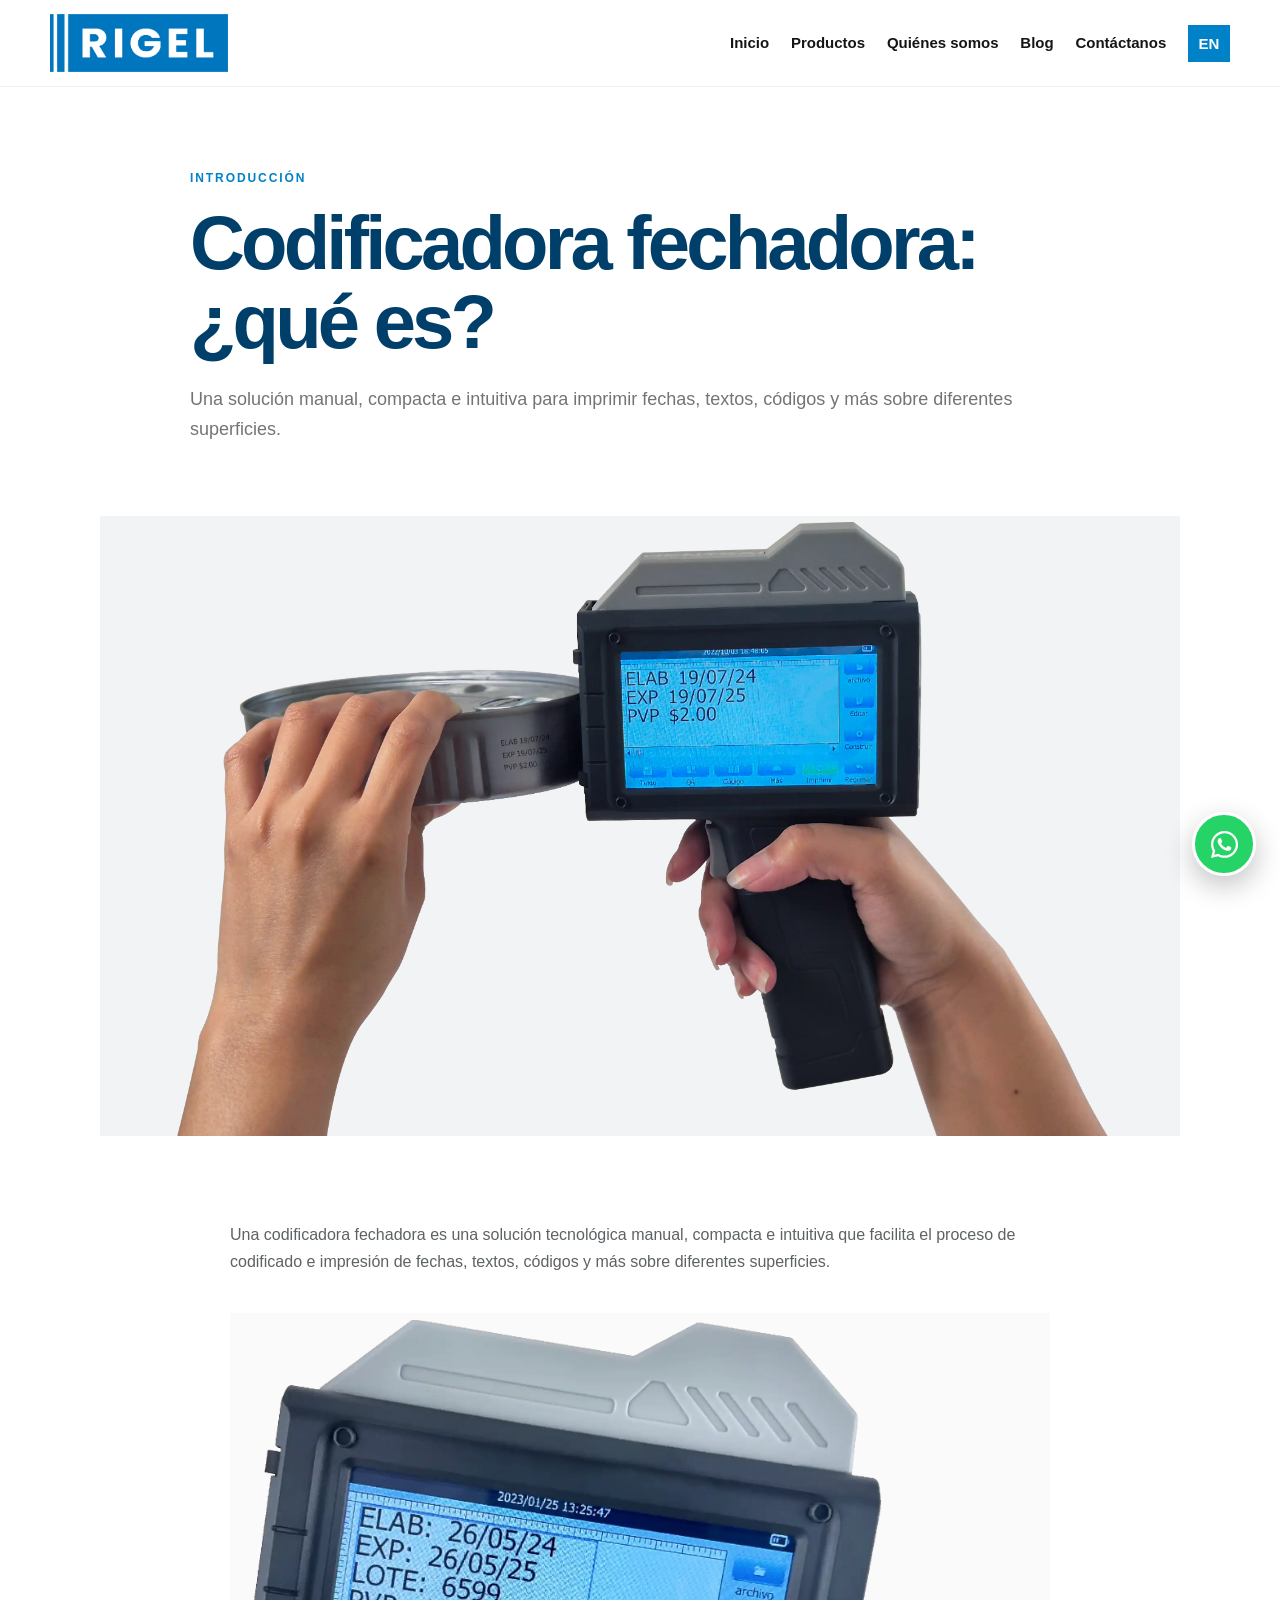
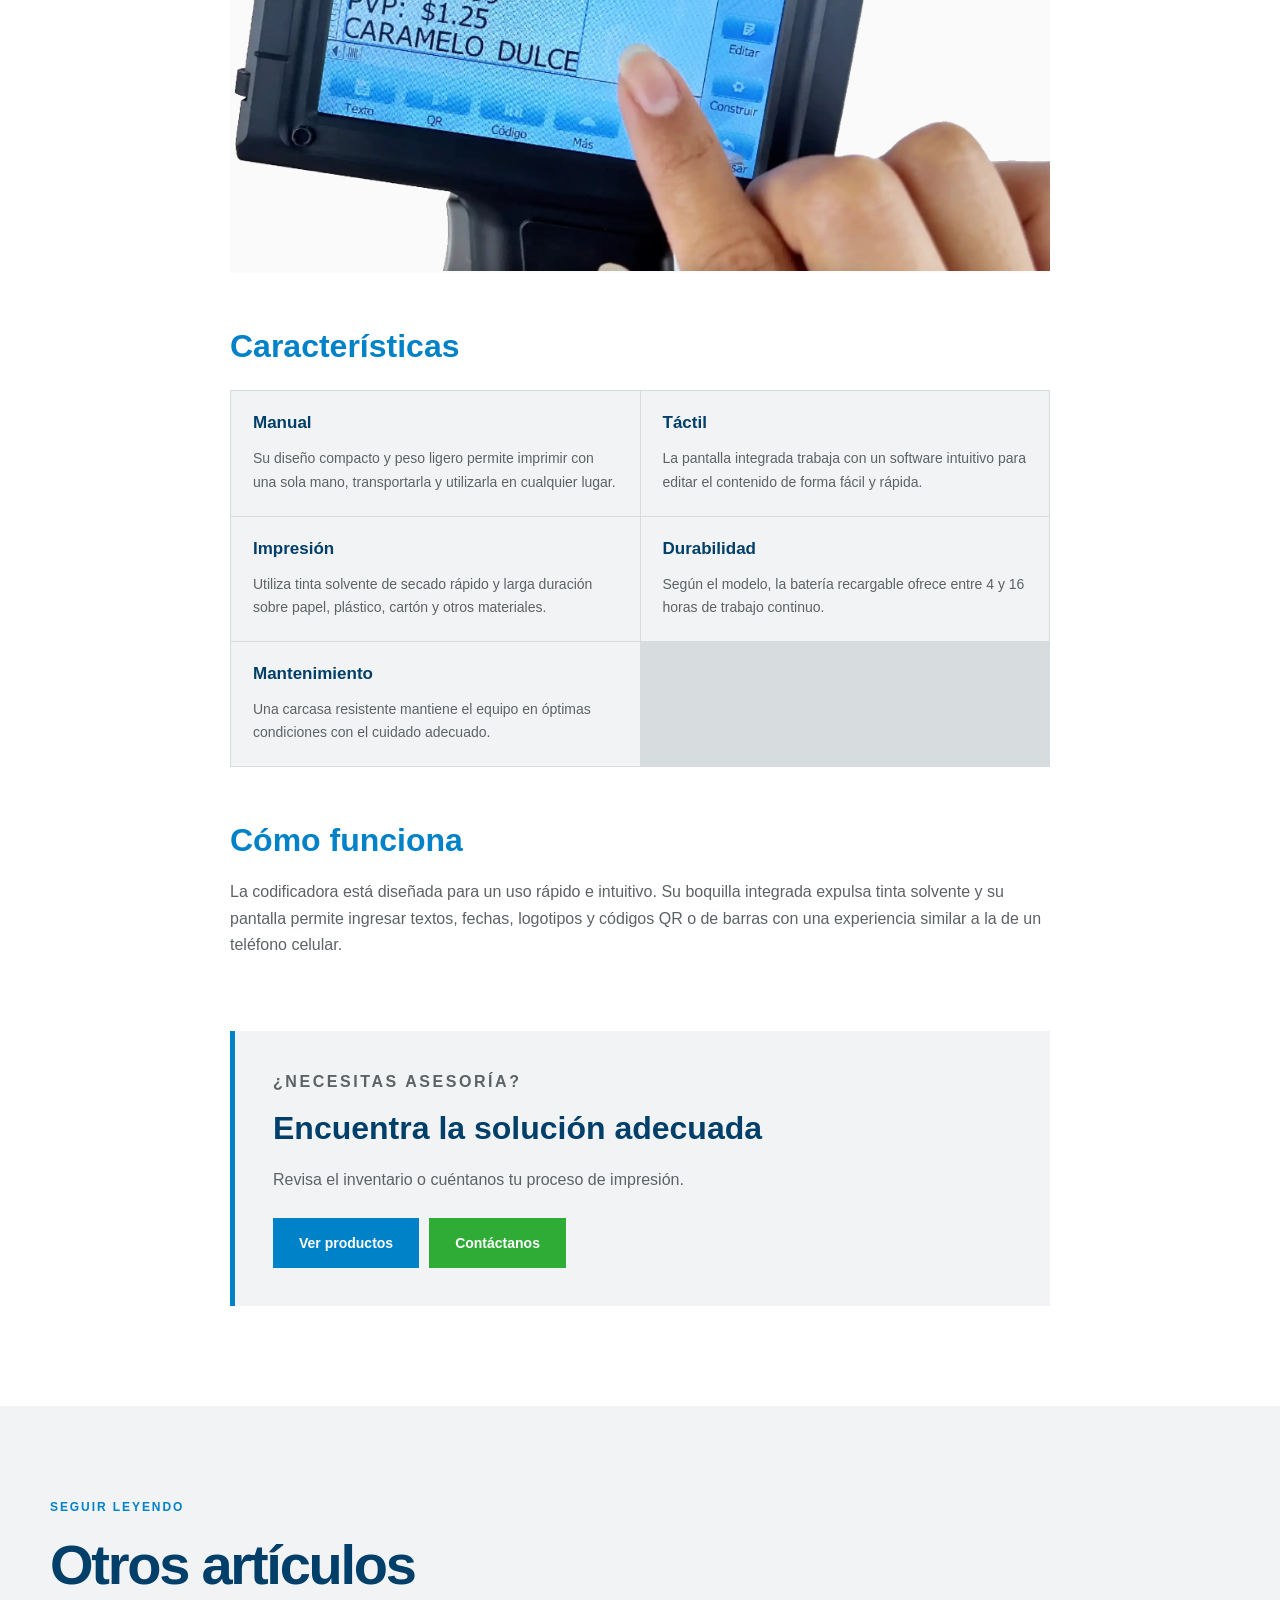
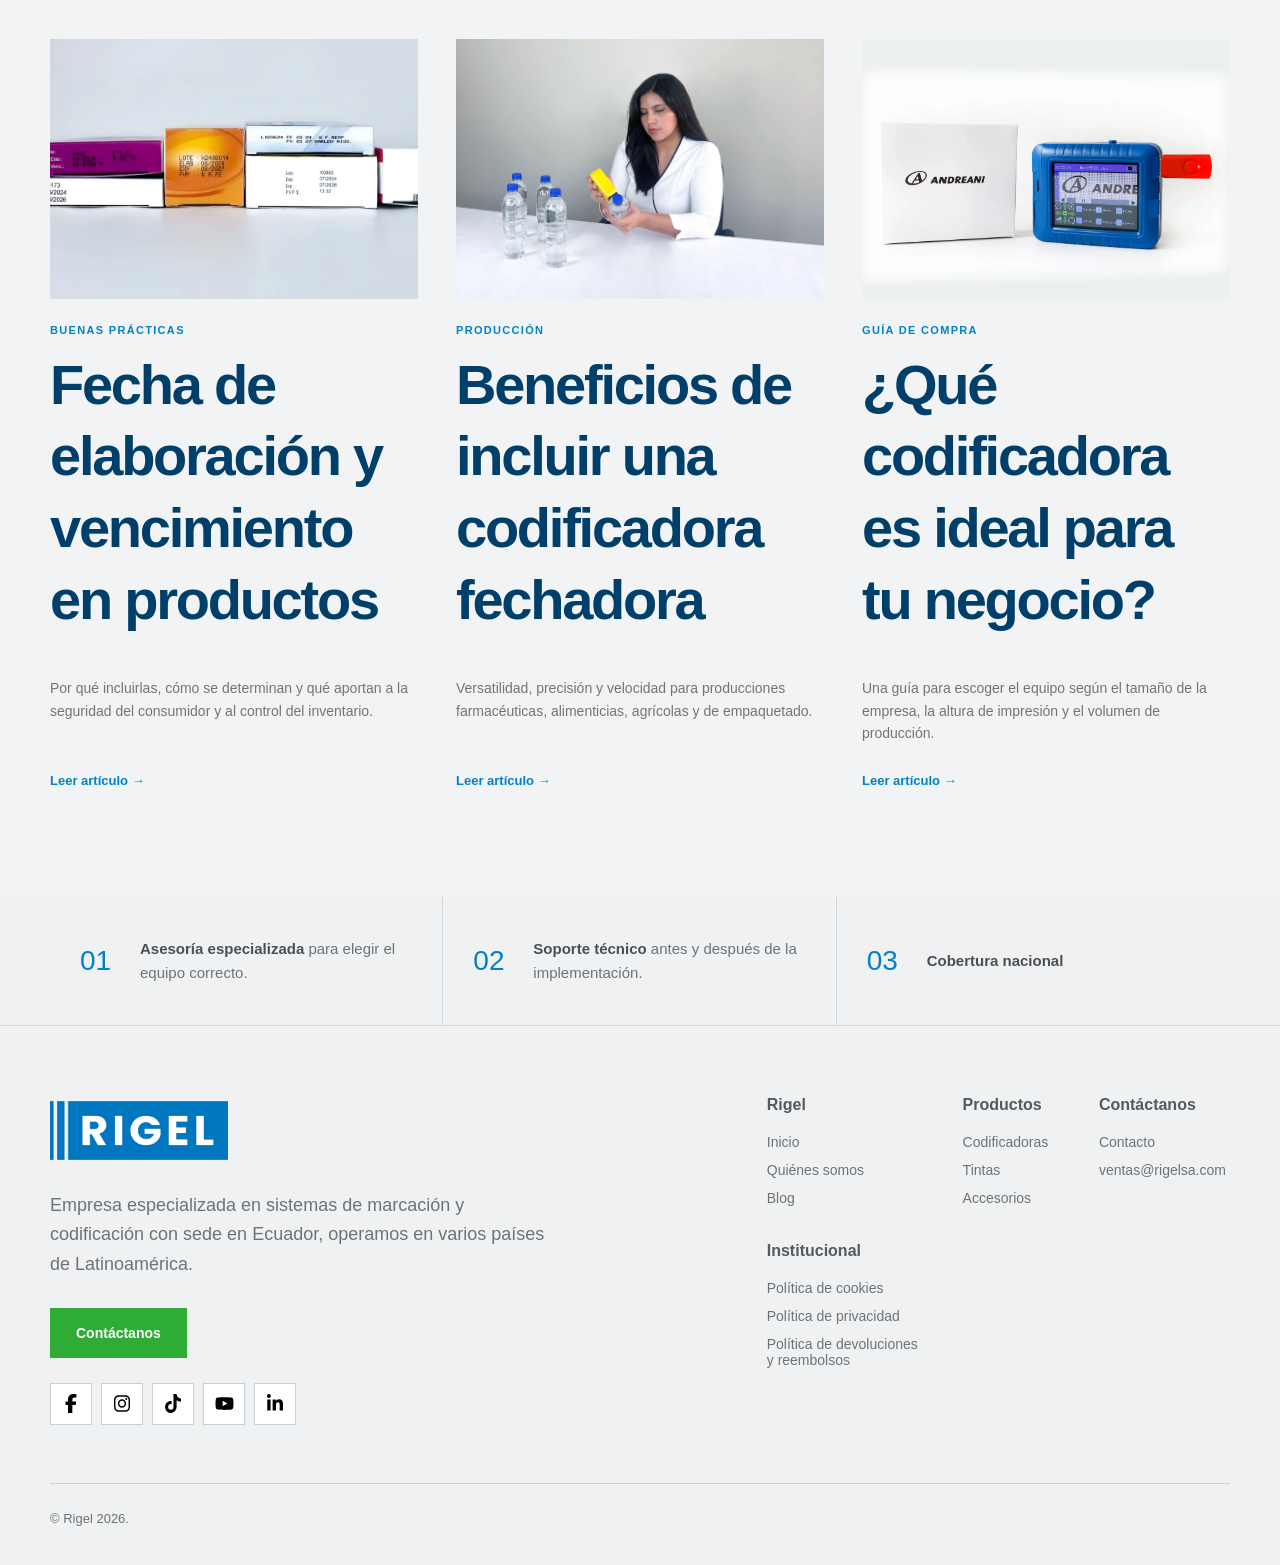
<file: articulo.html>
<!doctype html>
<html lang="es">
<head>
  <meta charset="utf-8">
  <meta name="viewport" content="width=device-width, initial-scale=1">
  <meta name="description" content="Artículo del blog de Rigel sobre soluciones de codificación.">
  <meta name="theme-color" content="#0082c8">
  <title>Artículo | Rigel</title>
  <link rel="icon" type="image/png" href="assets/brand/rigel-favicon.png?v=2">
  <link rel="stylesheet" href="css/styles.css?v=20260902-5">
  <script defer src="js/data.js?v=20260909-1"></script>
  <script defer src="js/inventario-bilingue.js?v=20260910-1"></script>
  <script defer src="js/image-dimensions.js?v=20260910-1"></script>
  <script defer src="js/config.js?v=20260902-2"></script>
  <script defer src="js/backend-client.js?v=20260910-1"></script>
</head>
<body data-page="articulo">
  <a class="saltar-contenido" href="#contenido">Ir al contenido</a>
  <header id="site-header"></header>
  <main id="contenido"></main>
  <footer id="site-footer"></footer>
</body>
</html>
</file>
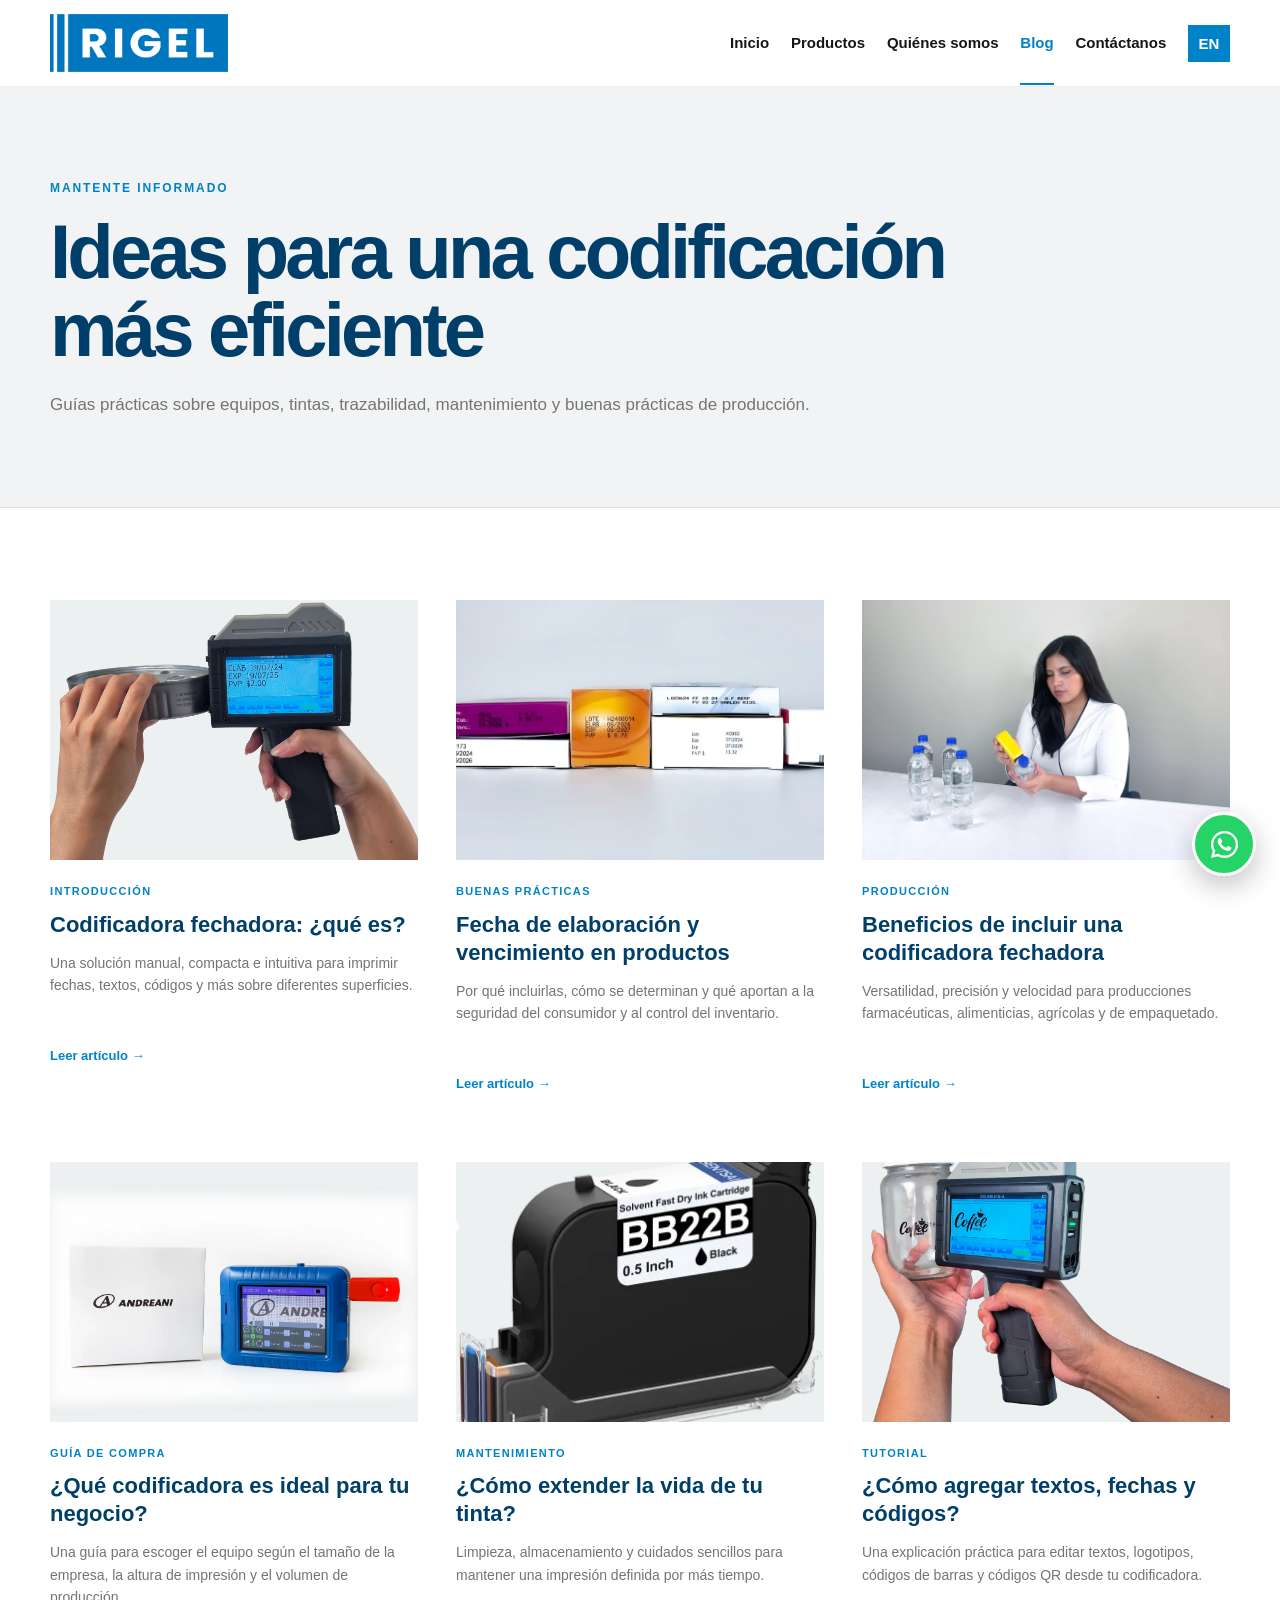
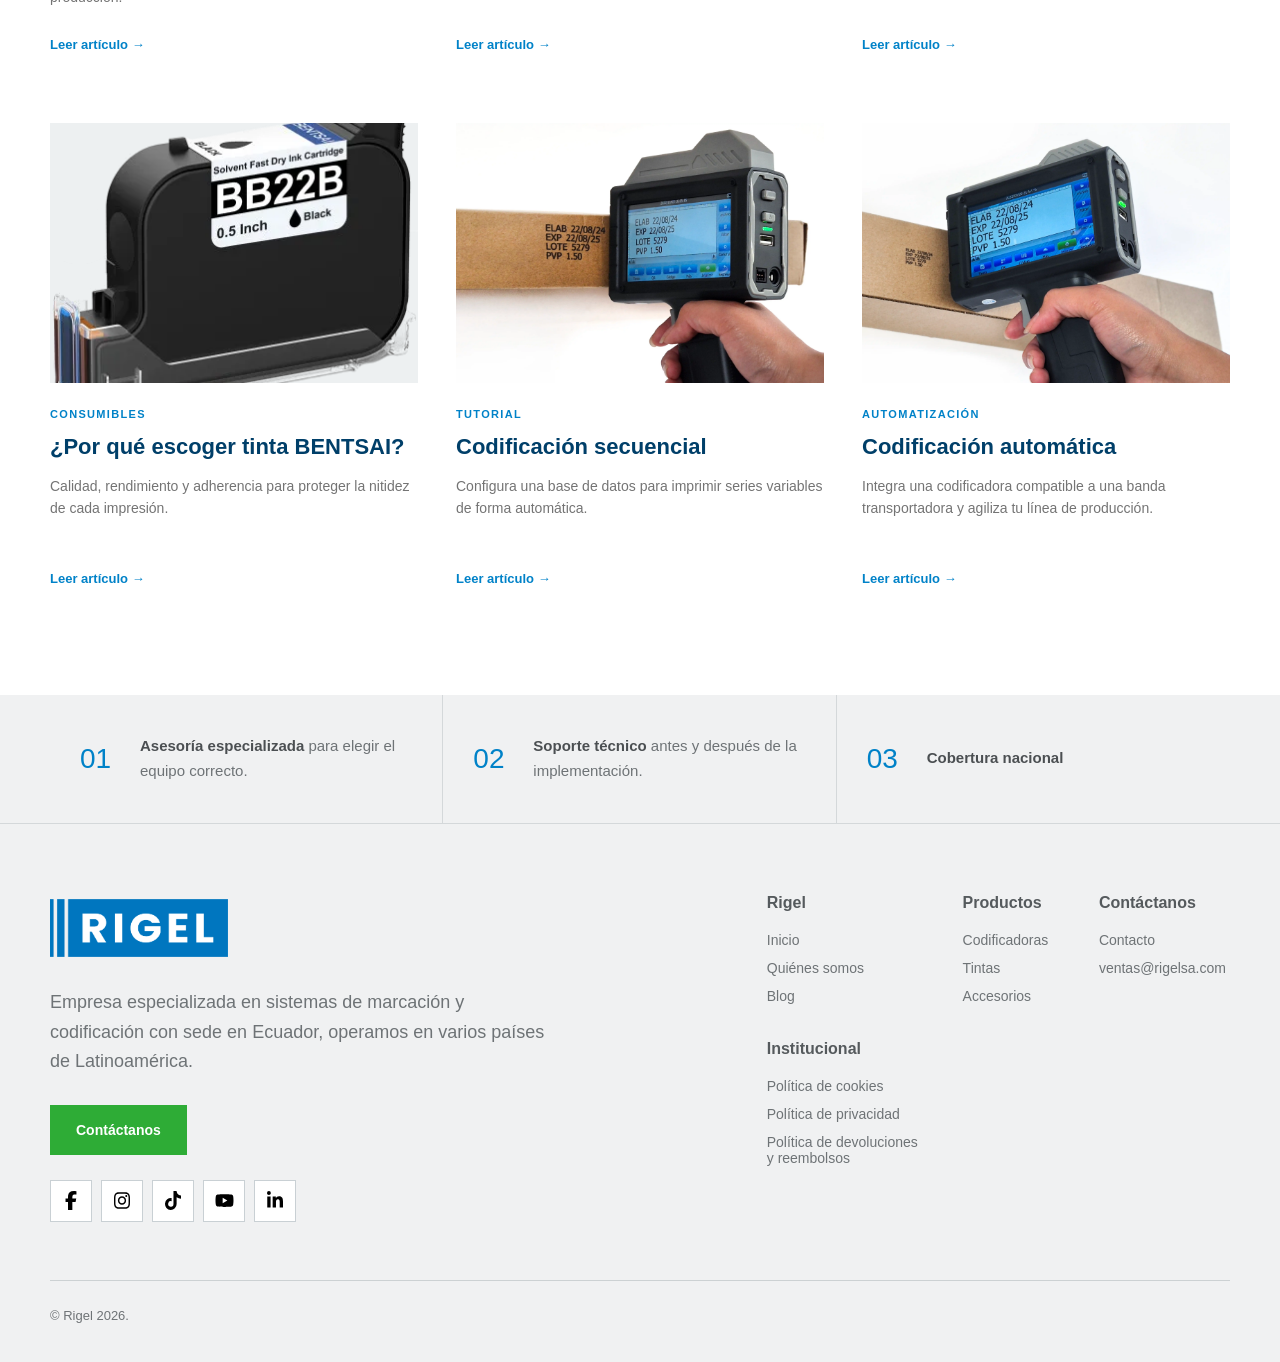
<file: blog.html>
<!doctype html>
<html lang="es">
<head>
  <meta charset="utf-8">
  <meta name="viewport" content="width=device-width, initial-scale=1">
  <meta name="description" content="Guías y consejos de Rigel sobre codificación, fechas, lotes y mantenimiento.">
  <meta name="theme-color" content="#0082c8">
  <title>Blog | Rigel</title>
  <link rel="icon" type="image/png" href="assets/brand/rigel-favicon.png?v=2">
  <link rel="stylesheet" href="css/styles.css?v=20260902-5">
  <script defer src="js/data.js?v=20260909-1"></script>
  <script defer src="js/inventario-bilingue.js?v=20260910-1"></script>
  <script defer src="js/image-dimensions.js?v=20260910-1"></script>
  <script defer src="js/config.js?v=20260902-2"></script>
  <script defer src="js/backend-client.js?v=20260910-1"></script>
</head>
<body data-page="blog">
  <a class="saltar-contenido" href="#contenido">Ir al contenido</a>
  <header id="site-header"></header>
  <main id="contenido"></main>
  <footer id="site-footer"></footer>
</body>
</html>
</file>
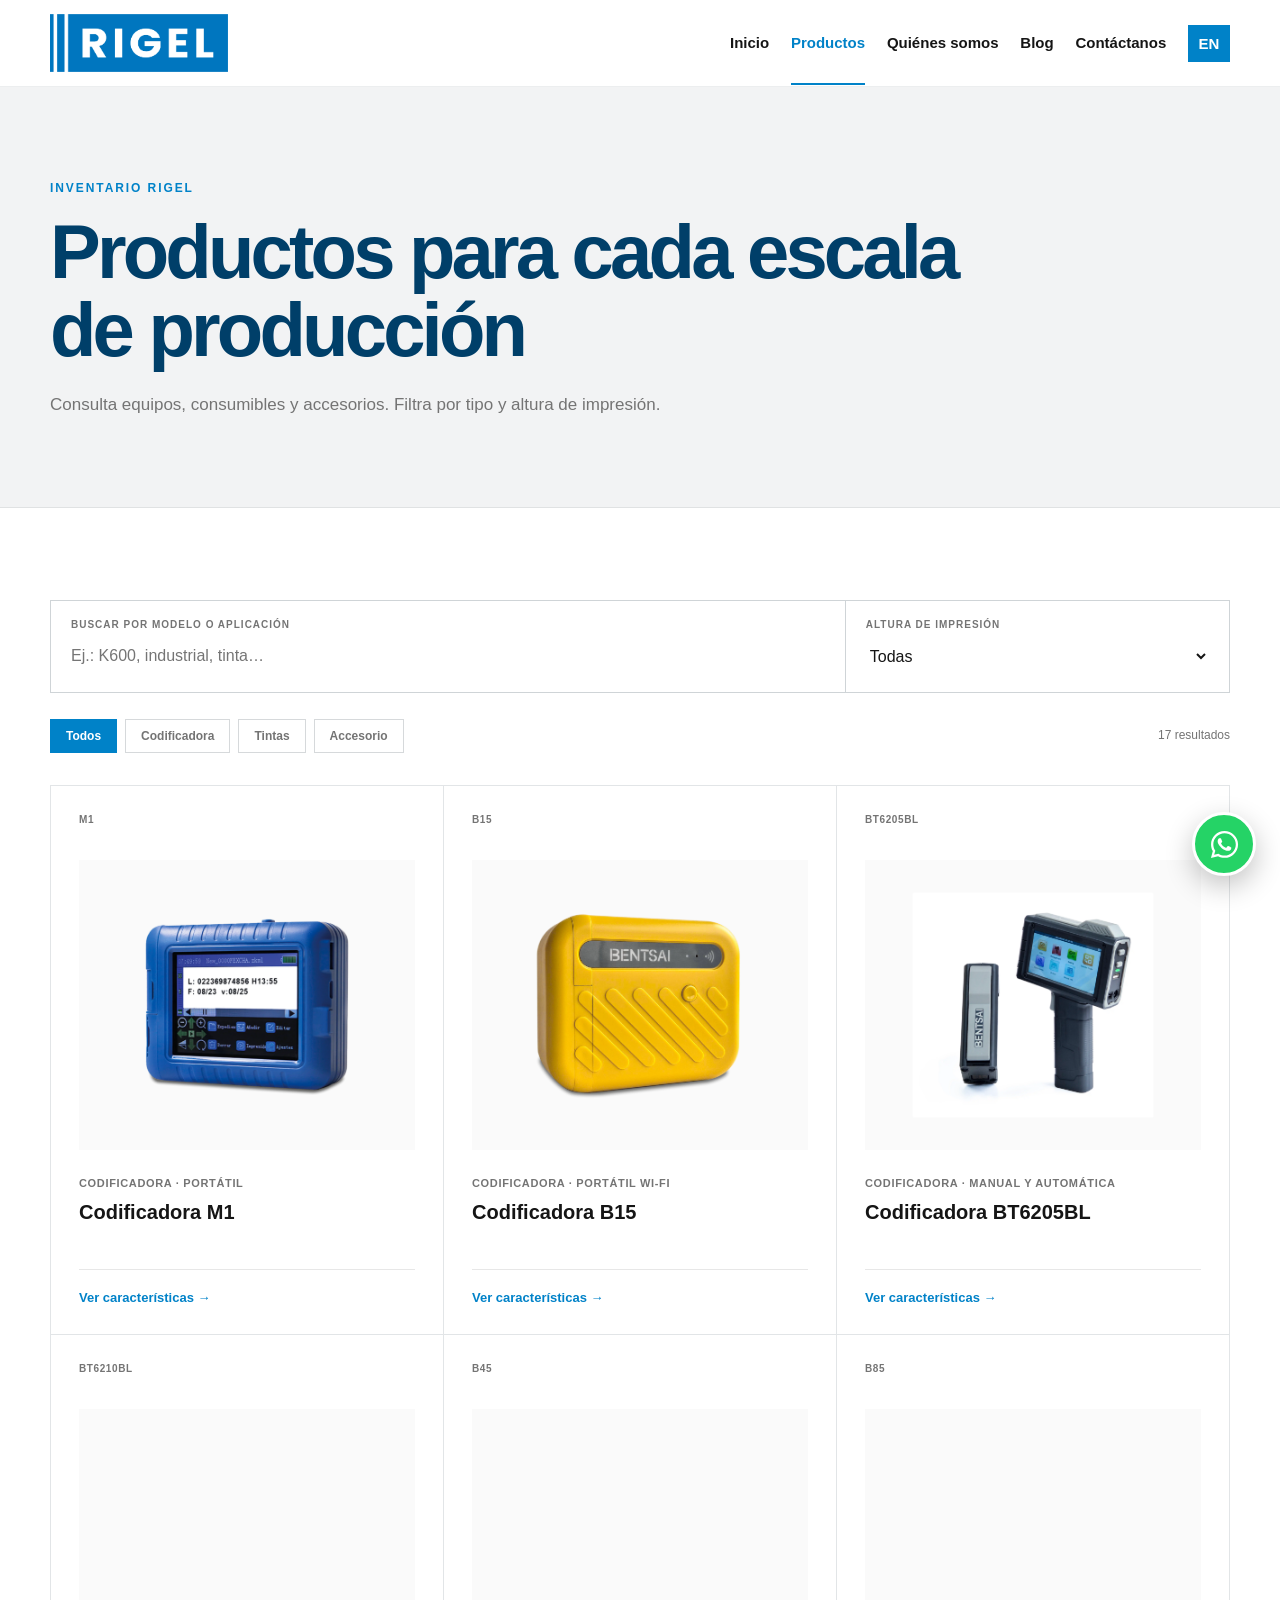
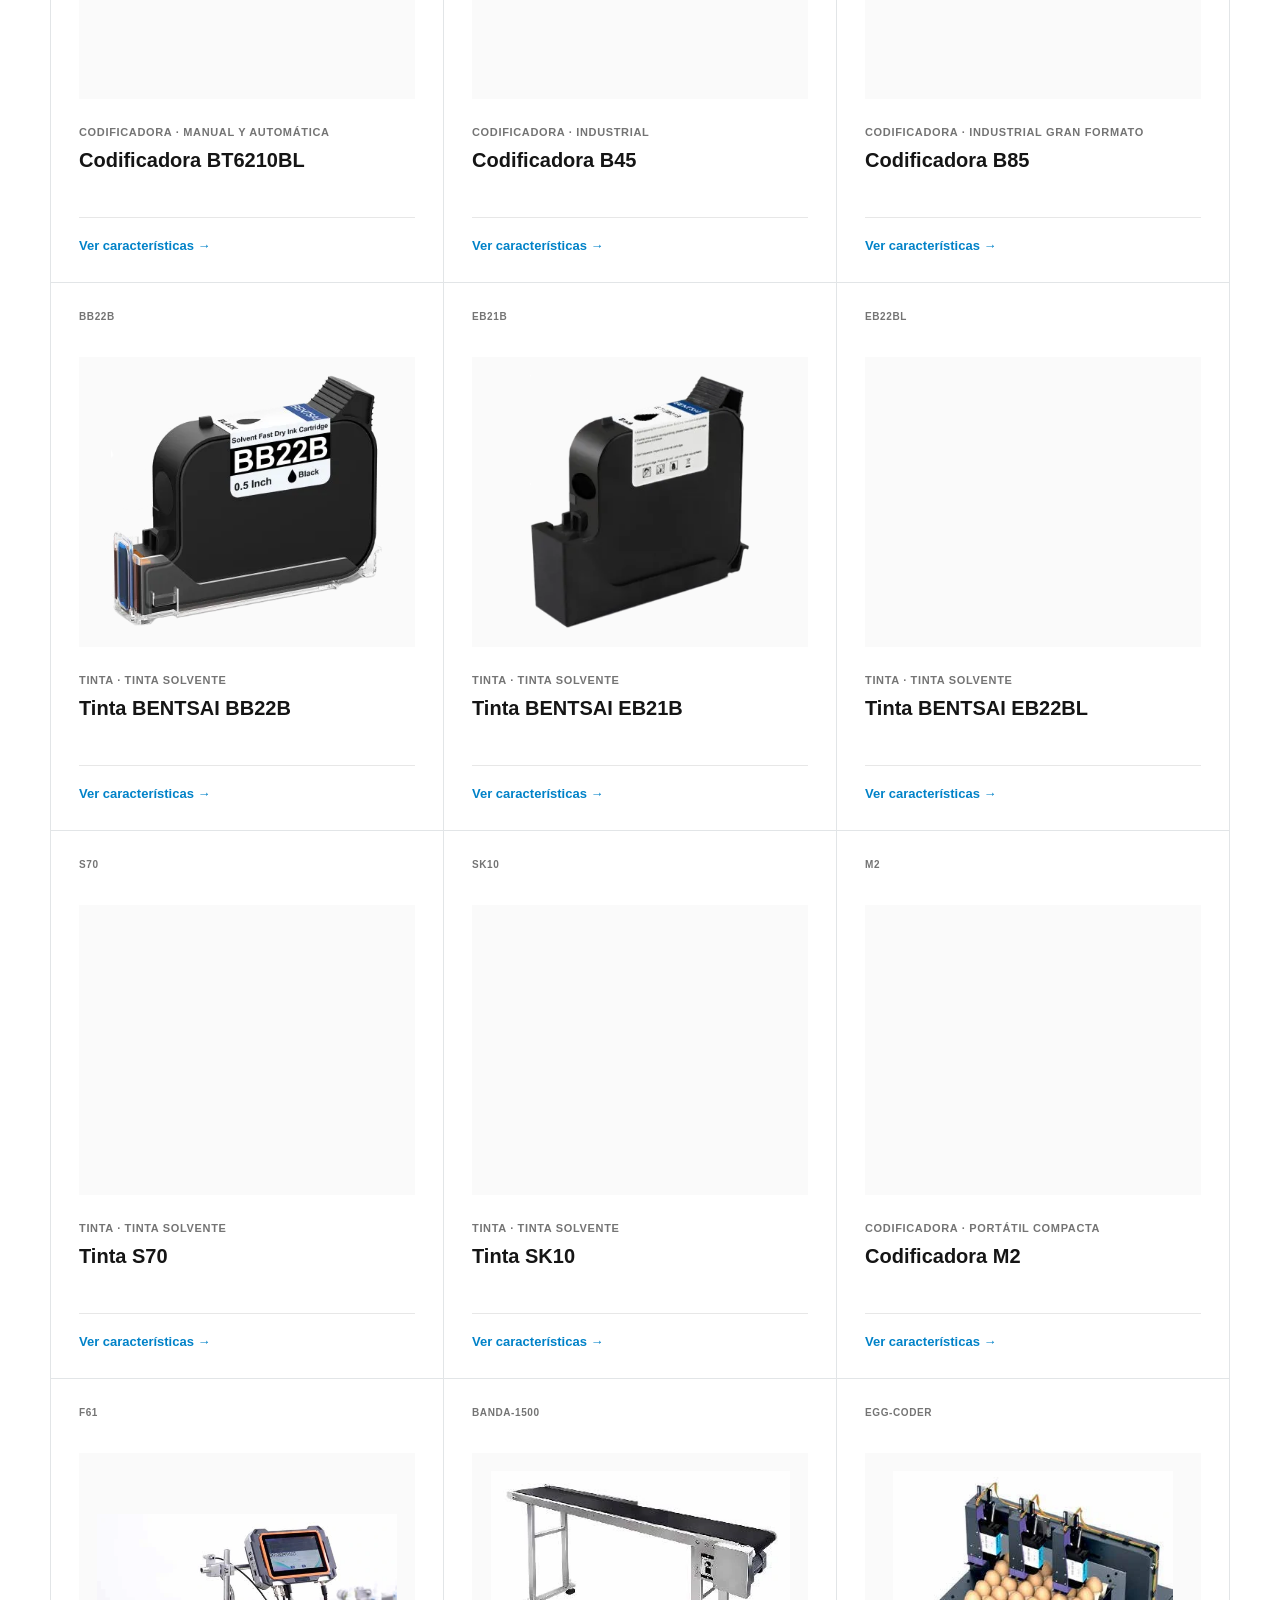
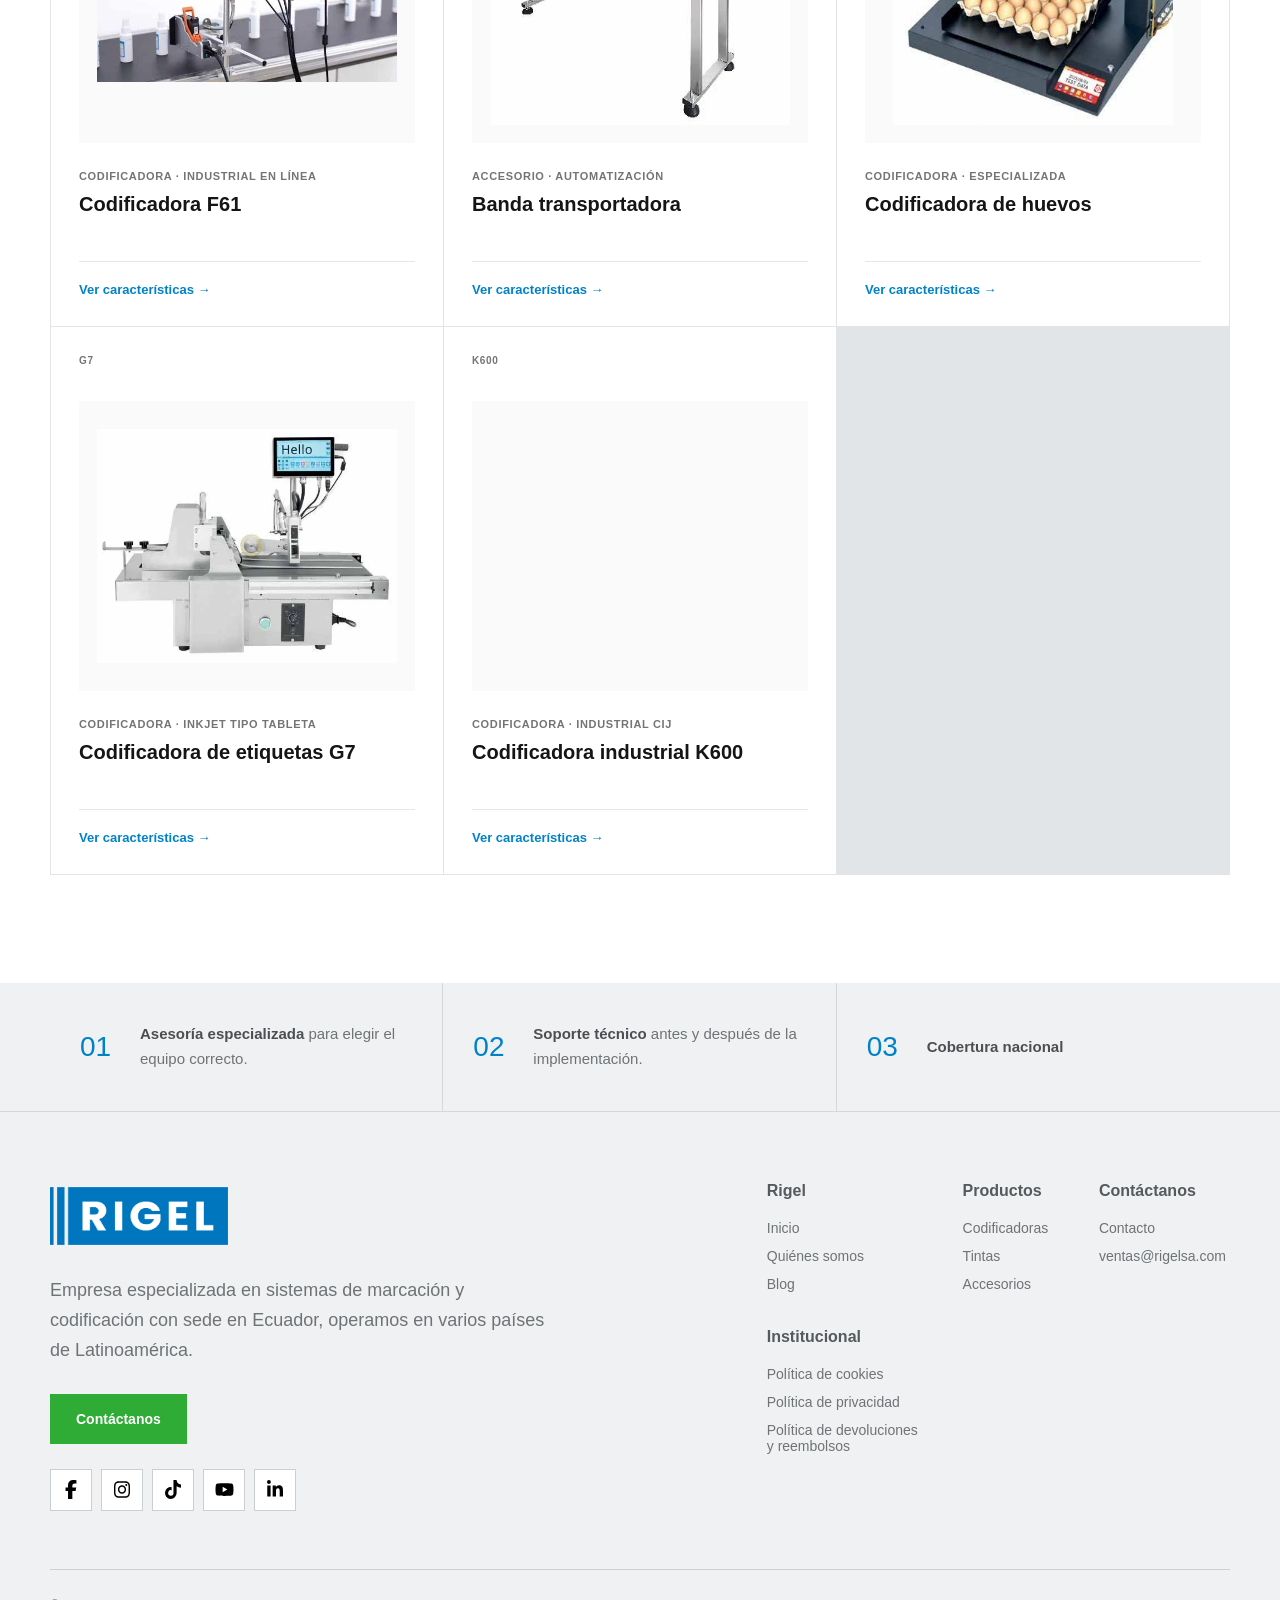
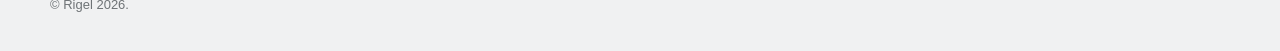
<file: catalogo.html>
<!doctype html>
<html lang="es">
<head>
  <meta charset="utf-8">
  <meta name="viewport" content="width=device-width, initial-scale=1">
  <meta name="description" content="Inventario de productos Rigel con filtros de disponibilidad, tipo y altura de impresión.">
  <meta name="theme-color" content="#0082c8">
  <title>Productos | Rigel</title>
  <link rel="icon" type="image/png" href="assets/brand/rigel-favicon.png?v=2">
  <link rel="stylesheet" href="css/styles.css?v=20260902-5">
  <script defer src="js/data.js?v=20260909-1"></script>
  <script defer src="js/inventario-bilingue.js?v=20260910-1"></script>
  <script defer src="js/image-dimensions.js?v=20260910-1"></script>
  <script defer src="js/config.js?v=20260902-2"></script>
  <script defer src="js/backend-client.js?v=20260910-1"></script>
</head>
<body data-page="productos">
  <a class="saltar-contenido" href="#contenido">Ir al contenido</a>
  <header id="site-header"></header>
  <main id="contenido"></main>
  <footer id="site-footer"></footer>
</body>
</html>
</file>
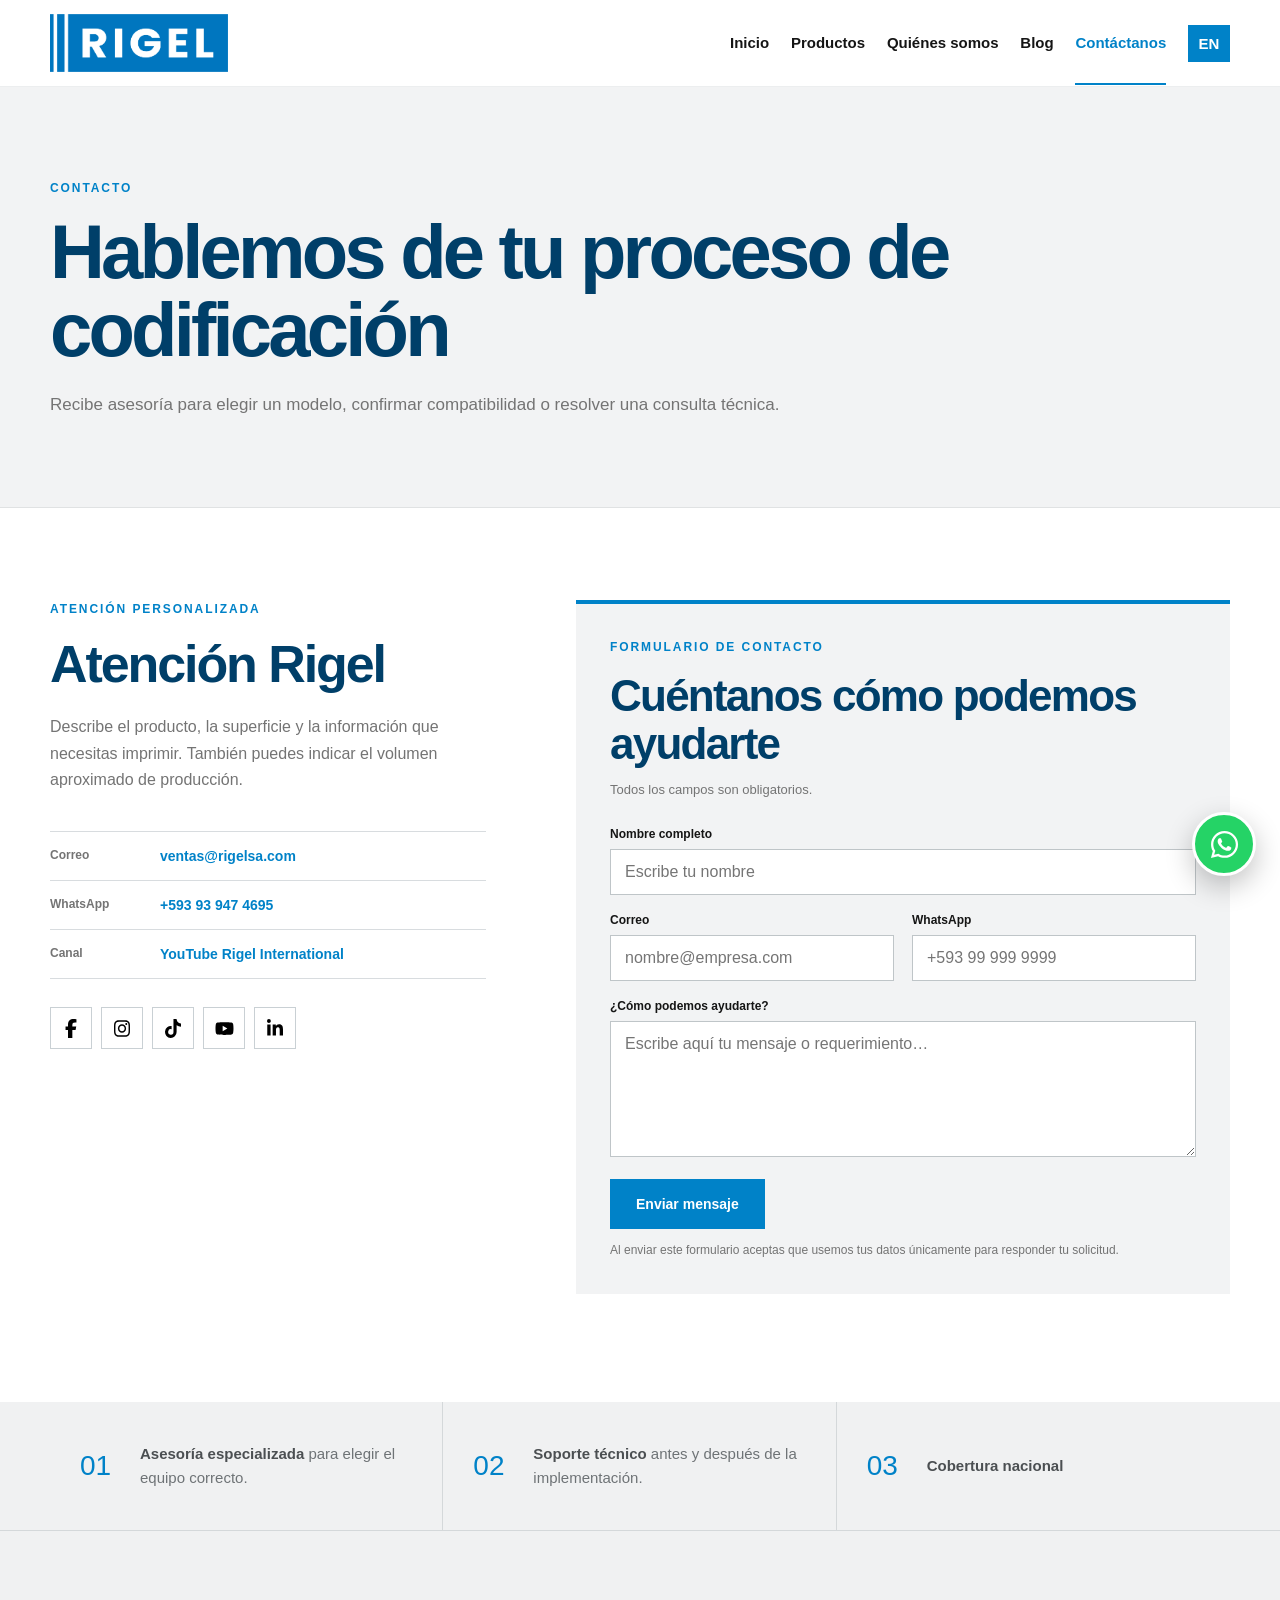
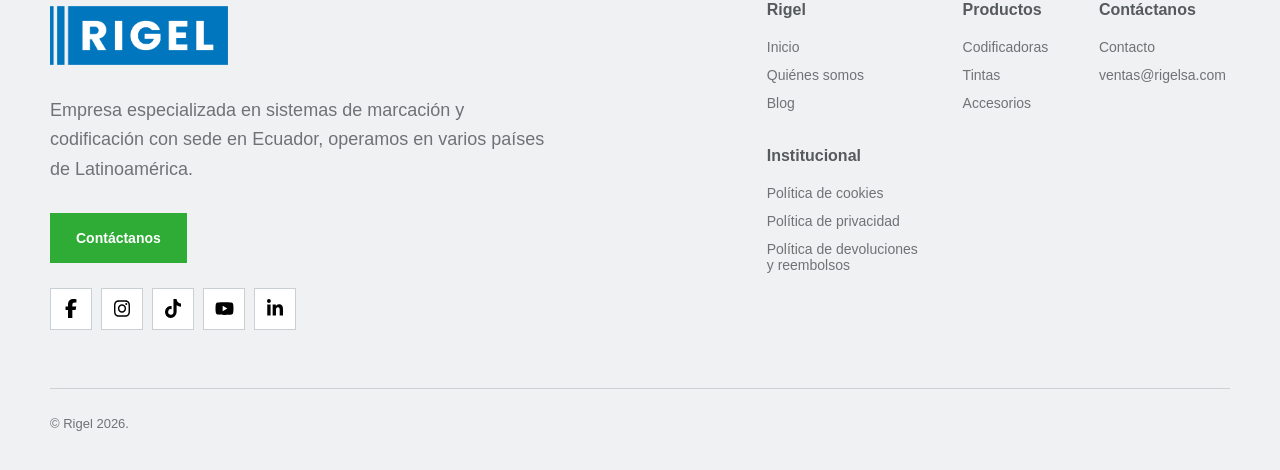
<file: contacto.html>
<!doctype html>
<html lang="es">
<head>
  <meta charset="utf-8">
  <meta name="viewport" content="width=device-width, initial-scale=1">
  <meta name="description" content="Contáctanos para encontrar la solución de marcación y codificación adecuada para tu proceso.">
  <meta name="theme-color" content="#0082c8">
  <title>Contáctanos | Rigel</title>
  <link rel="icon" type="image/png" href="assets/brand/rigel-favicon.png?v=2">
  <link rel="stylesheet" href="css/styles.css?v=20260902-5">
  <script defer src="js/data.js?v=20260909-1"></script>
  <script defer src="js/inventario-bilingue.js?v=20260910-1"></script>
  <script defer src="js/image-dimensions.js?v=20260910-1"></script>
  <script defer src="js/config.js?v=20260902-2"></script>
  <script defer src="js/backend-client.js?v=20260910-1"></script>
</head>
<body data-page="contacto">
  <a class="saltar-contenido" href="#contenido">Ir al contenido</a>
  <header id="site-header"></header>
  <main id="contenido"></main>
  <footer id="site-footer"></footer>
</body>
</html>
</file>
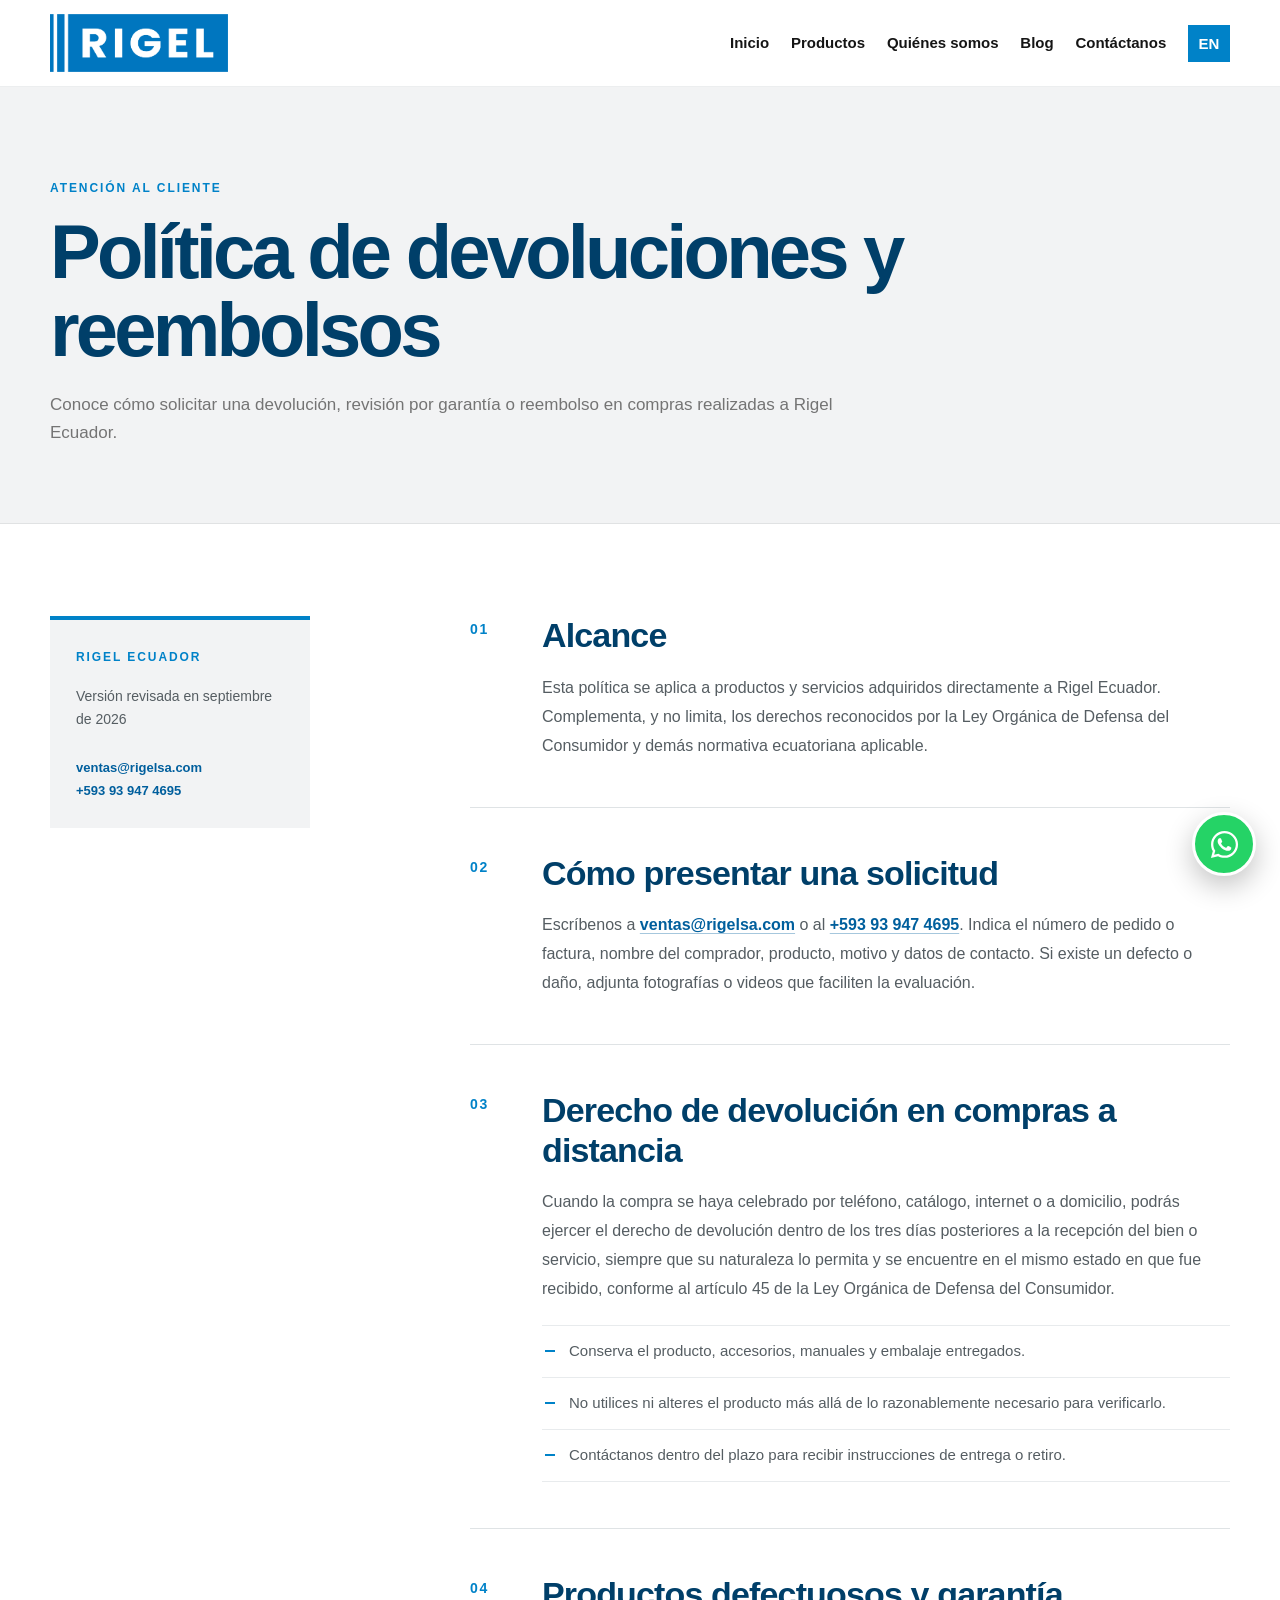
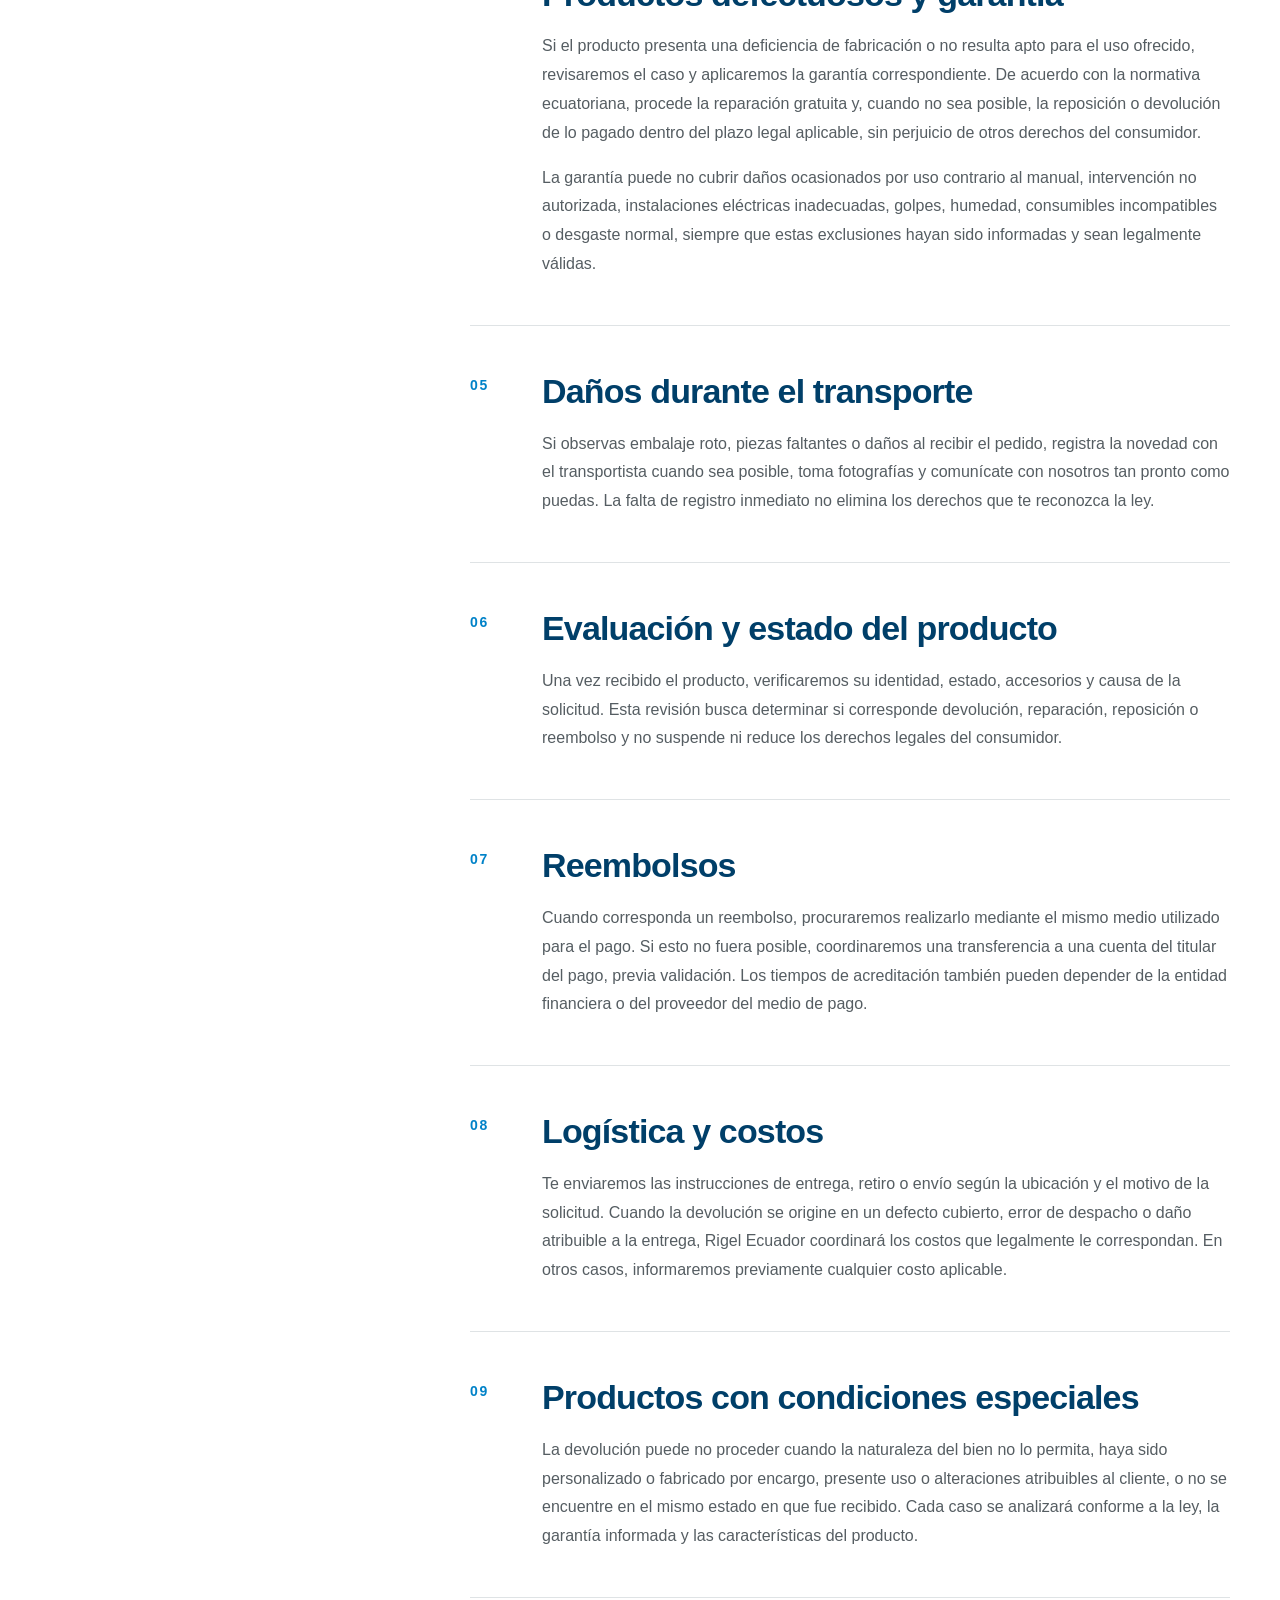
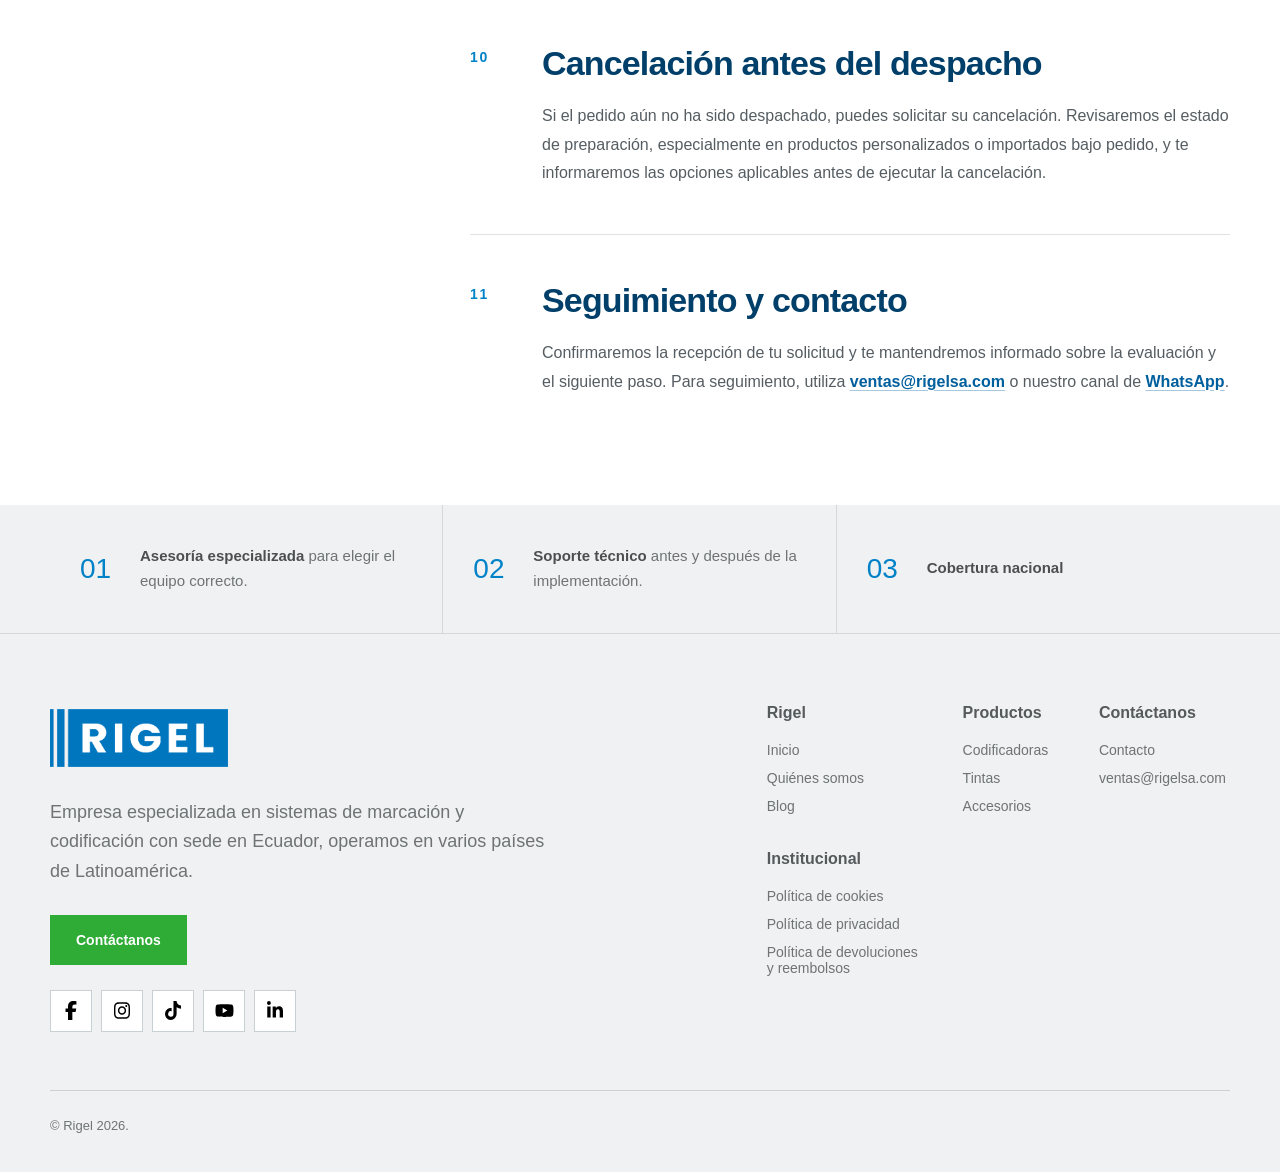
<file: devoluciones-reembolsos.html>
<!doctype html>
<html lang="es">
<head>
  <meta charset="utf-8">
  <meta name="viewport" content="width=device-width, initial-scale=1">
  <meta name="description" content="Política de devoluciones, garantías y reembolsos de Rigel Ecuador.">
  <meta name="theme-color" content="#0082c8">
  <title>Devoluciones y reembolsos | Rigel</title>
  <link rel="icon" type="image/png" href="assets/brand/rigel-favicon.png?v=2">
  <link rel="stylesheet" href="css/styles.css?v=20260902-5">
  <script defer src="js/data.js?v=20260909-1"></script>
  <script defer src="js/inventario-bilingue.js?v=20260910-1"></script>
  <script defer src="js/image-dimensions.js?v=20260910-1"></script>
  <script defer src="js/config.js?v=20260902-2"></script>
  <script defer src="js/backend-client.js?v=20260910-1"></script>
</head>
<body data-page="devoluciones">
  <a class="saltar-contenido" href="#contenido">Ir al contenido</a>
  <header id="site-header"></header>
  <main id="contenido"></main>
  <footer id="site-footer"></footer>
</body>
</html>
</file>
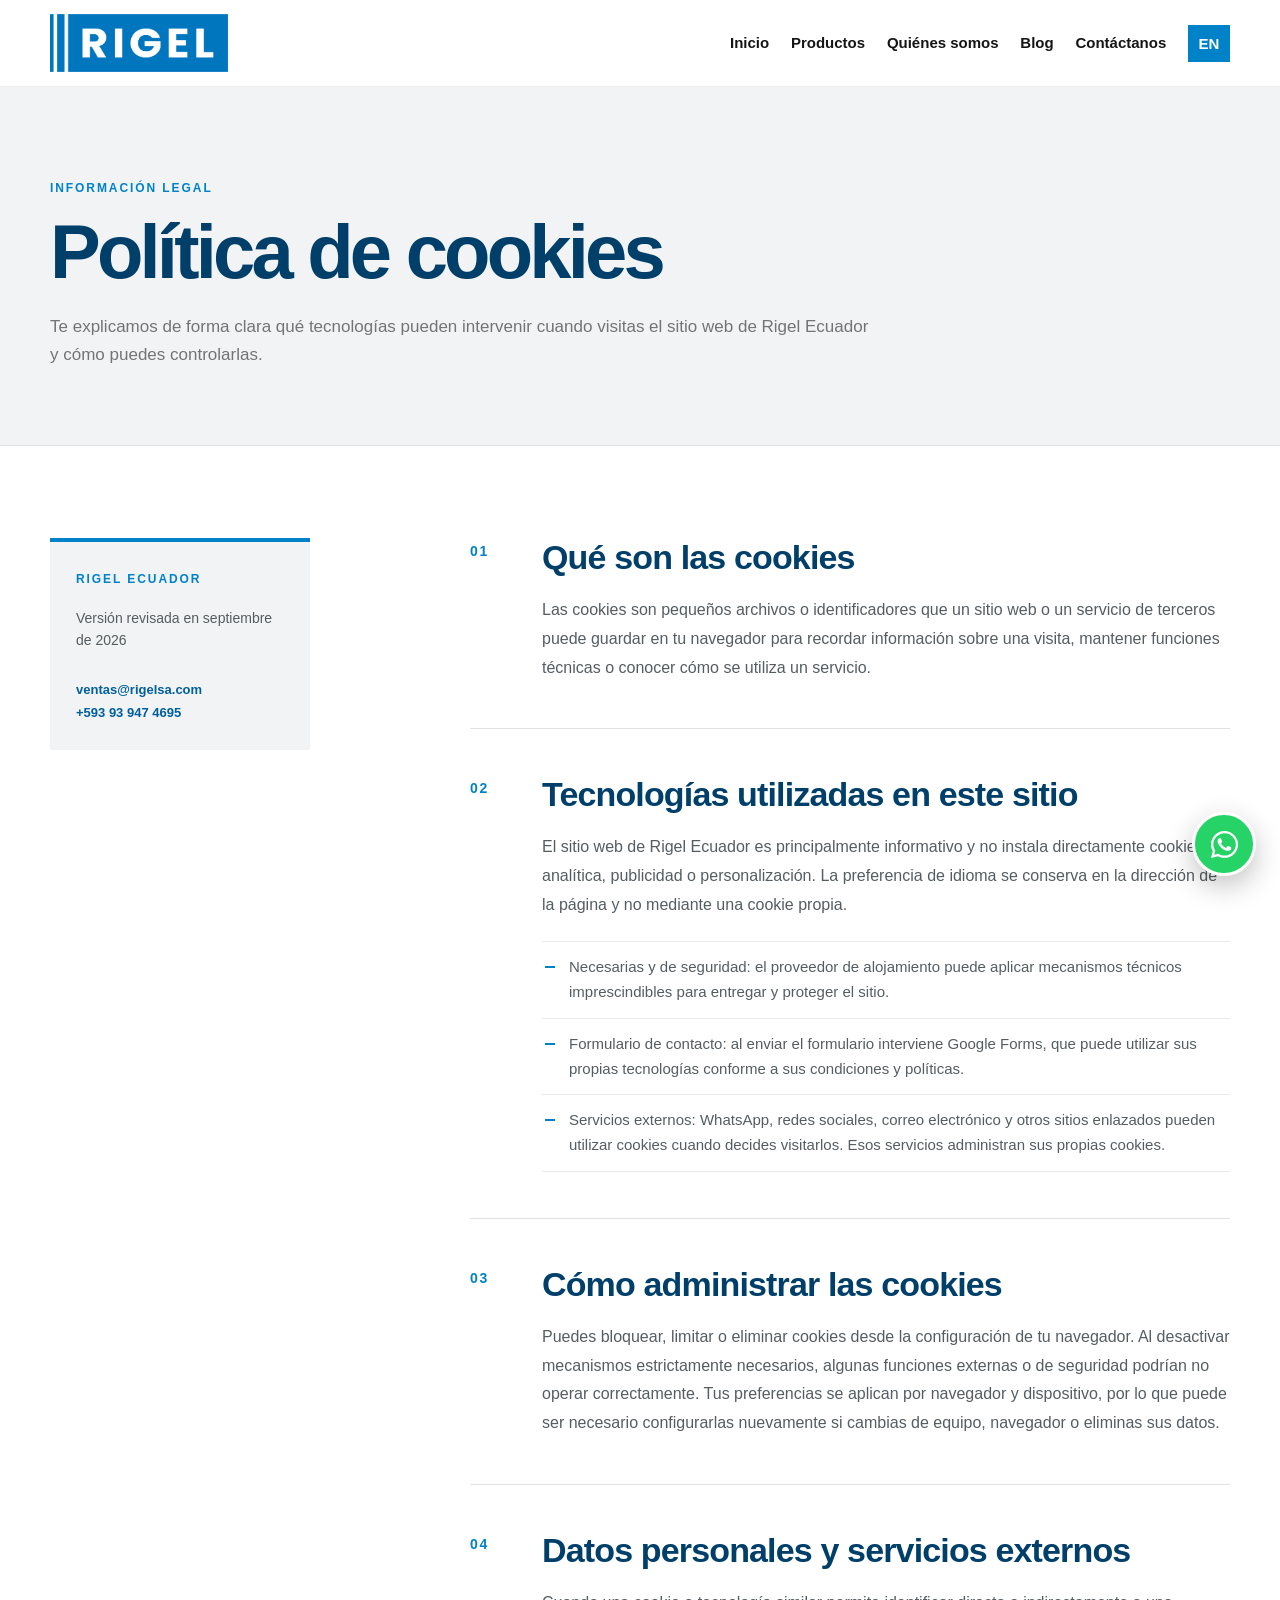
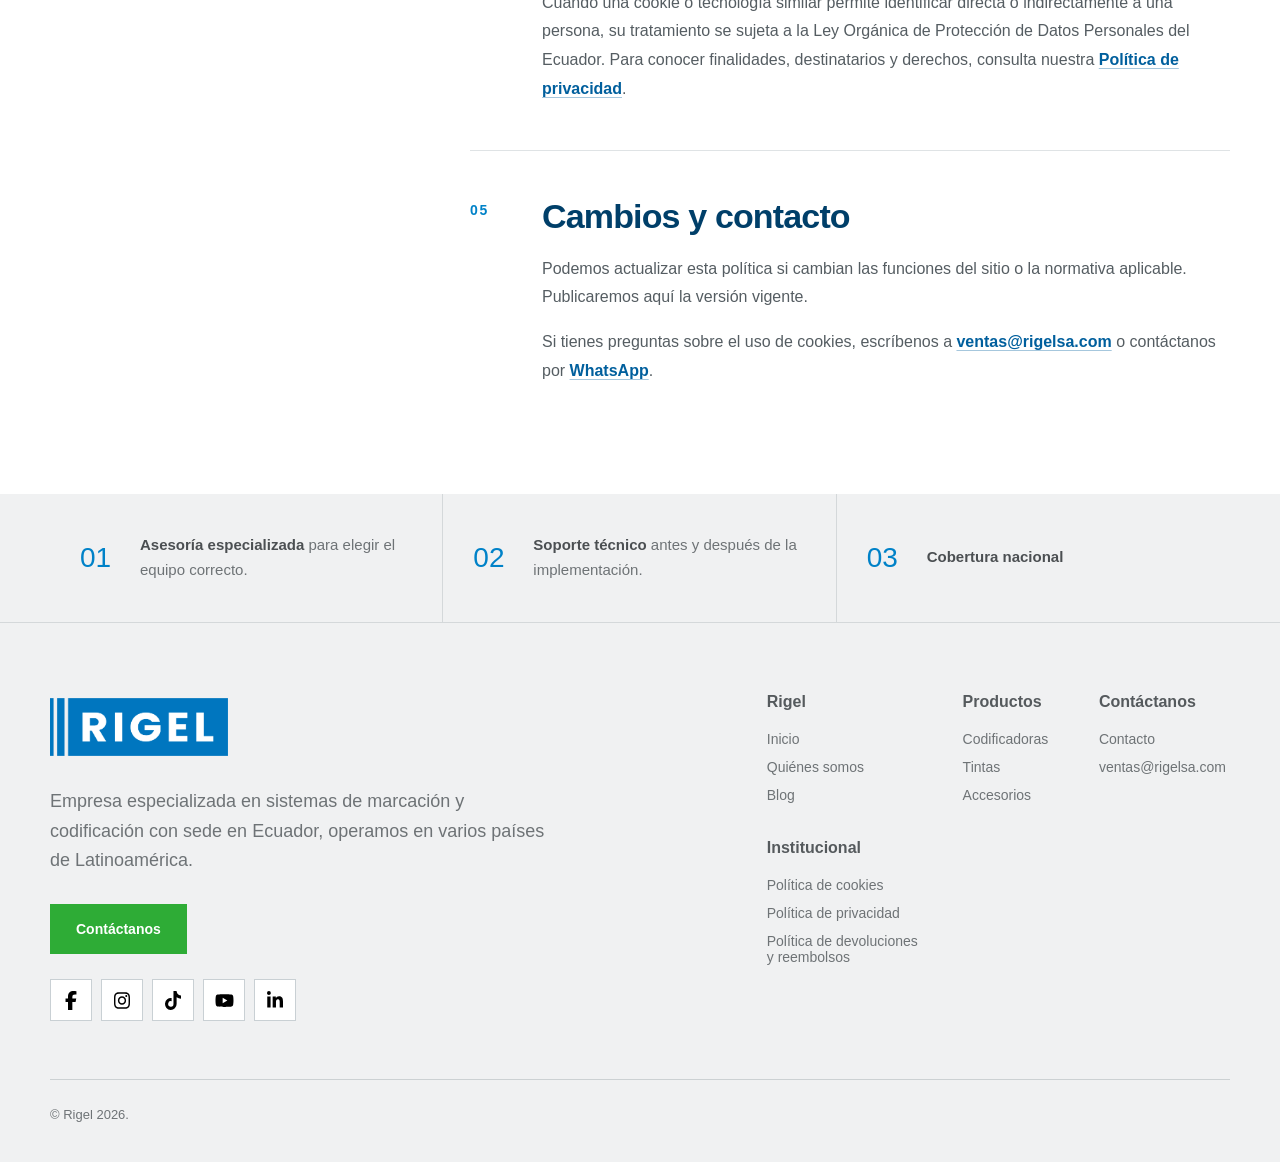
<file: politica-cookies.html>
<!doctype html>
<html lang="es">
<head>
  <meta charset="utf-8">
  <meta name="viewport" content="width=device-width, initial-scale=1">
  <meta name="description" content="Política de cookies del sitio web de Rigel Ecuador.">
  <meta name="theme-color" content="#0082c8">
  <title>Política de cookies | Rigel</title>
  <link rel="icon" type="image/png" href="assets/brand/rigel-favicon.png?v=2">
  <link rel="stylesheet" href="css/styles.css?v=20260902-5">
  <script defer src="js/data.js?v=20260909-1"></script>
  <script defer src="js/inventario-bilingue.js?v=20260910-1"></script>
  <script defer src="js/image-dimensions.js?v=20260910-1"></script>
  <script defer src="js/config.js?v=20260902-2"></script>
  <script defer src="js/backend-client.js?v=20260910-1"></script>
</head>
<body data-page="cookies">
  <a class="saltar-contenido" href="#contenido">Ir al contenido</a>
  <header id="site-header"></header>
  <main id="contenido"></main>
  <footer id="site-footer"></footer>
</body>
</html>
</file>
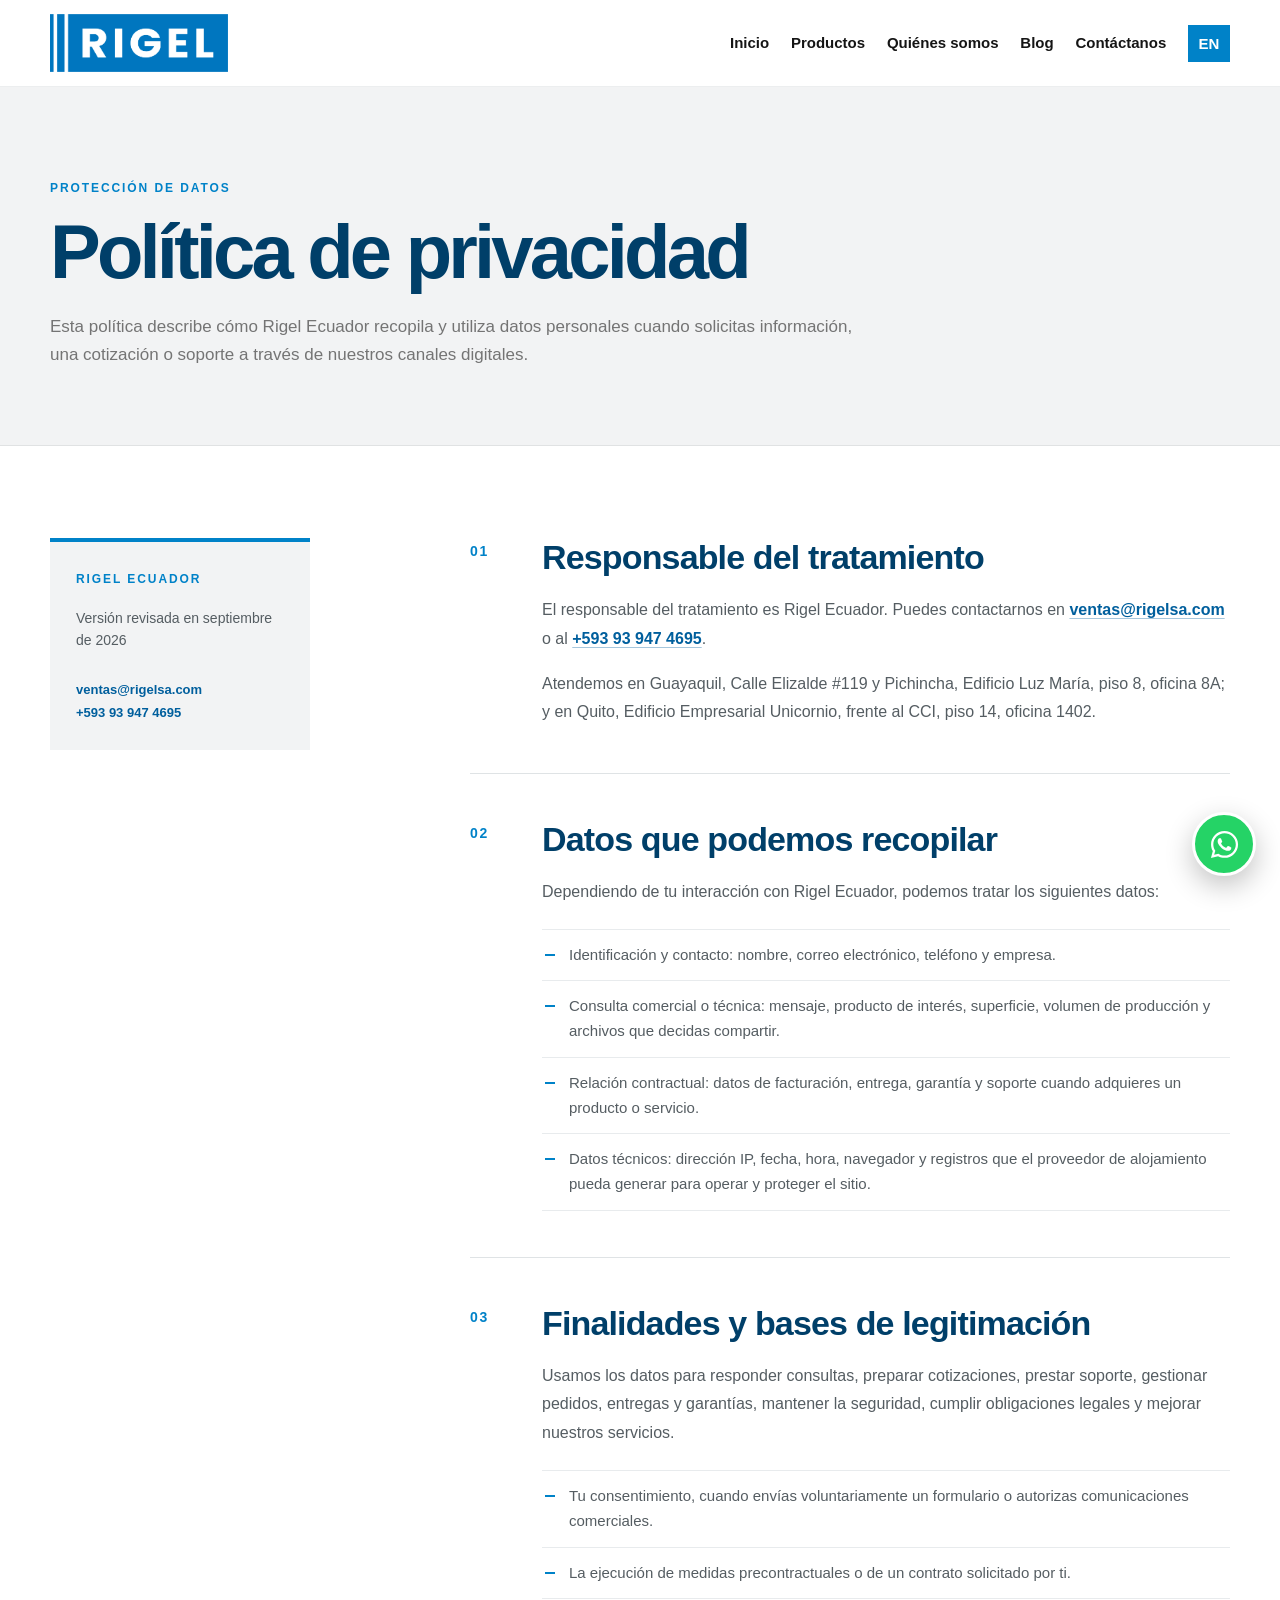
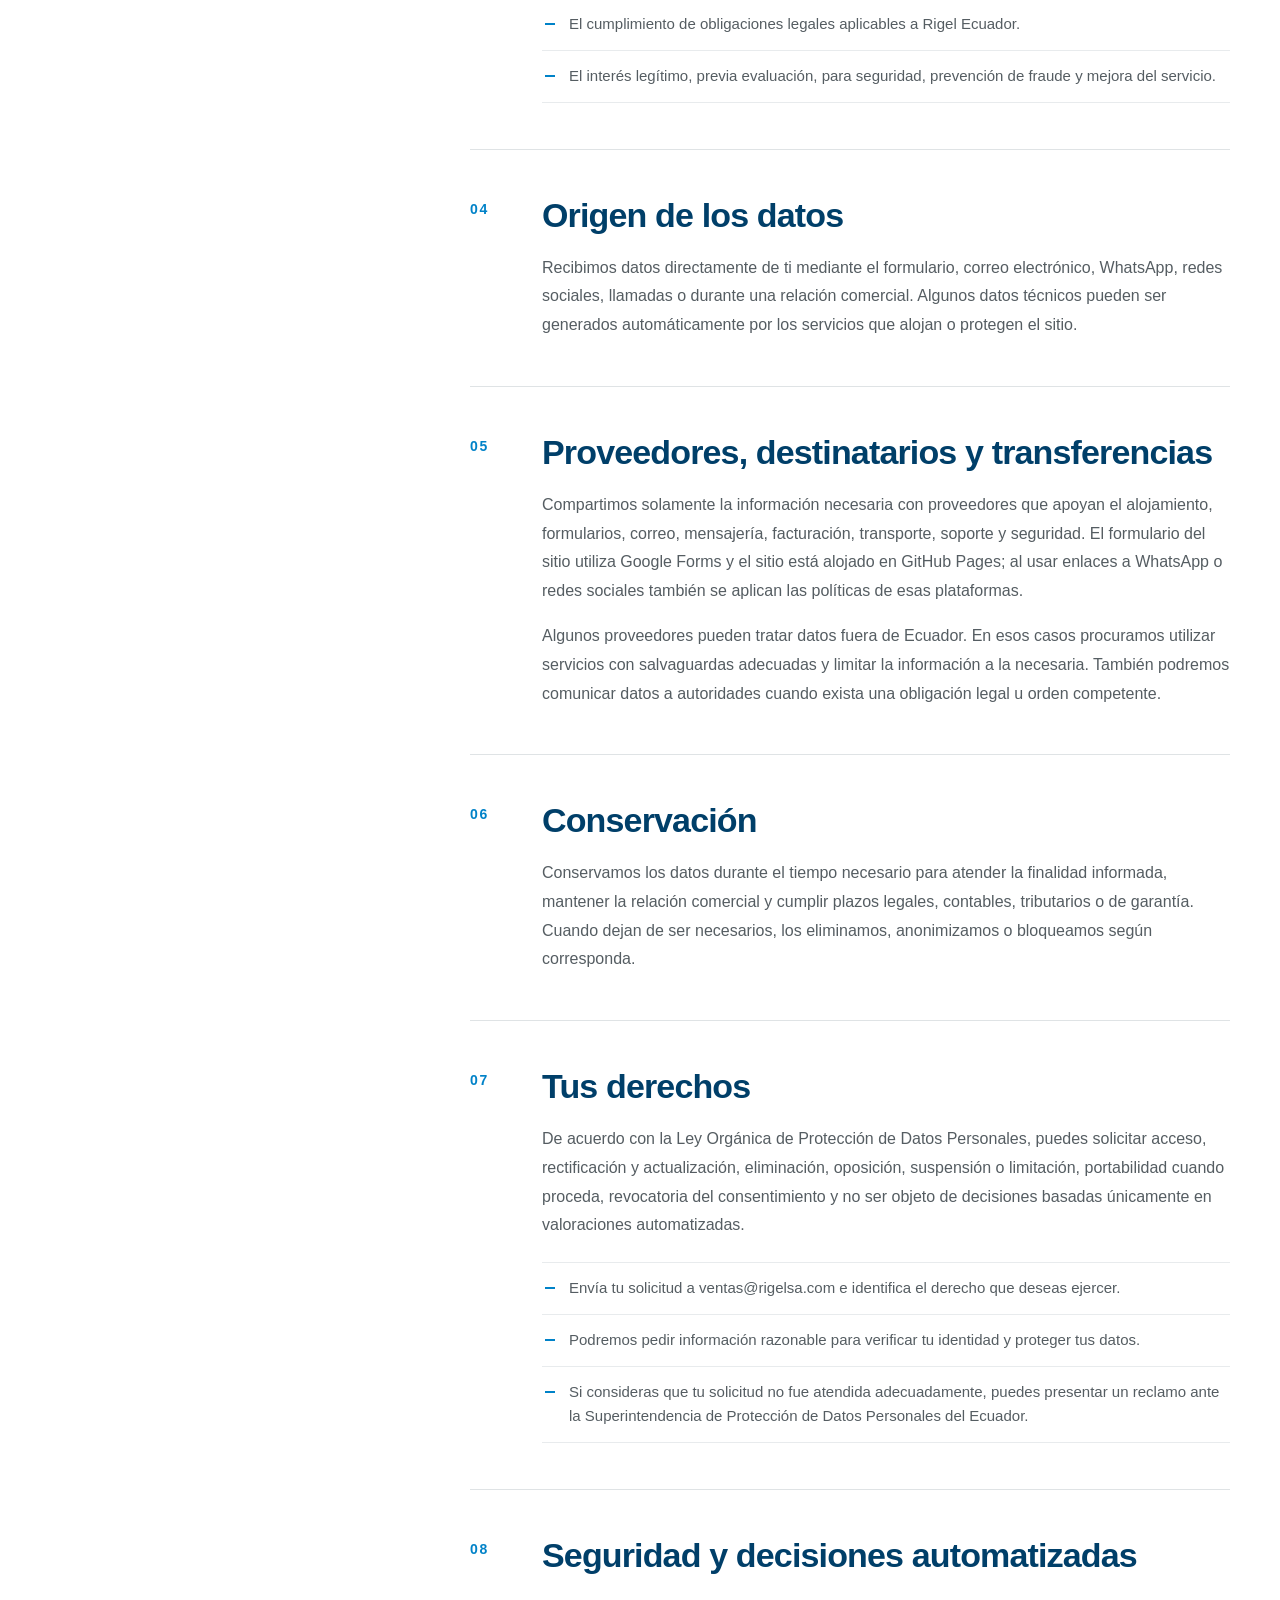
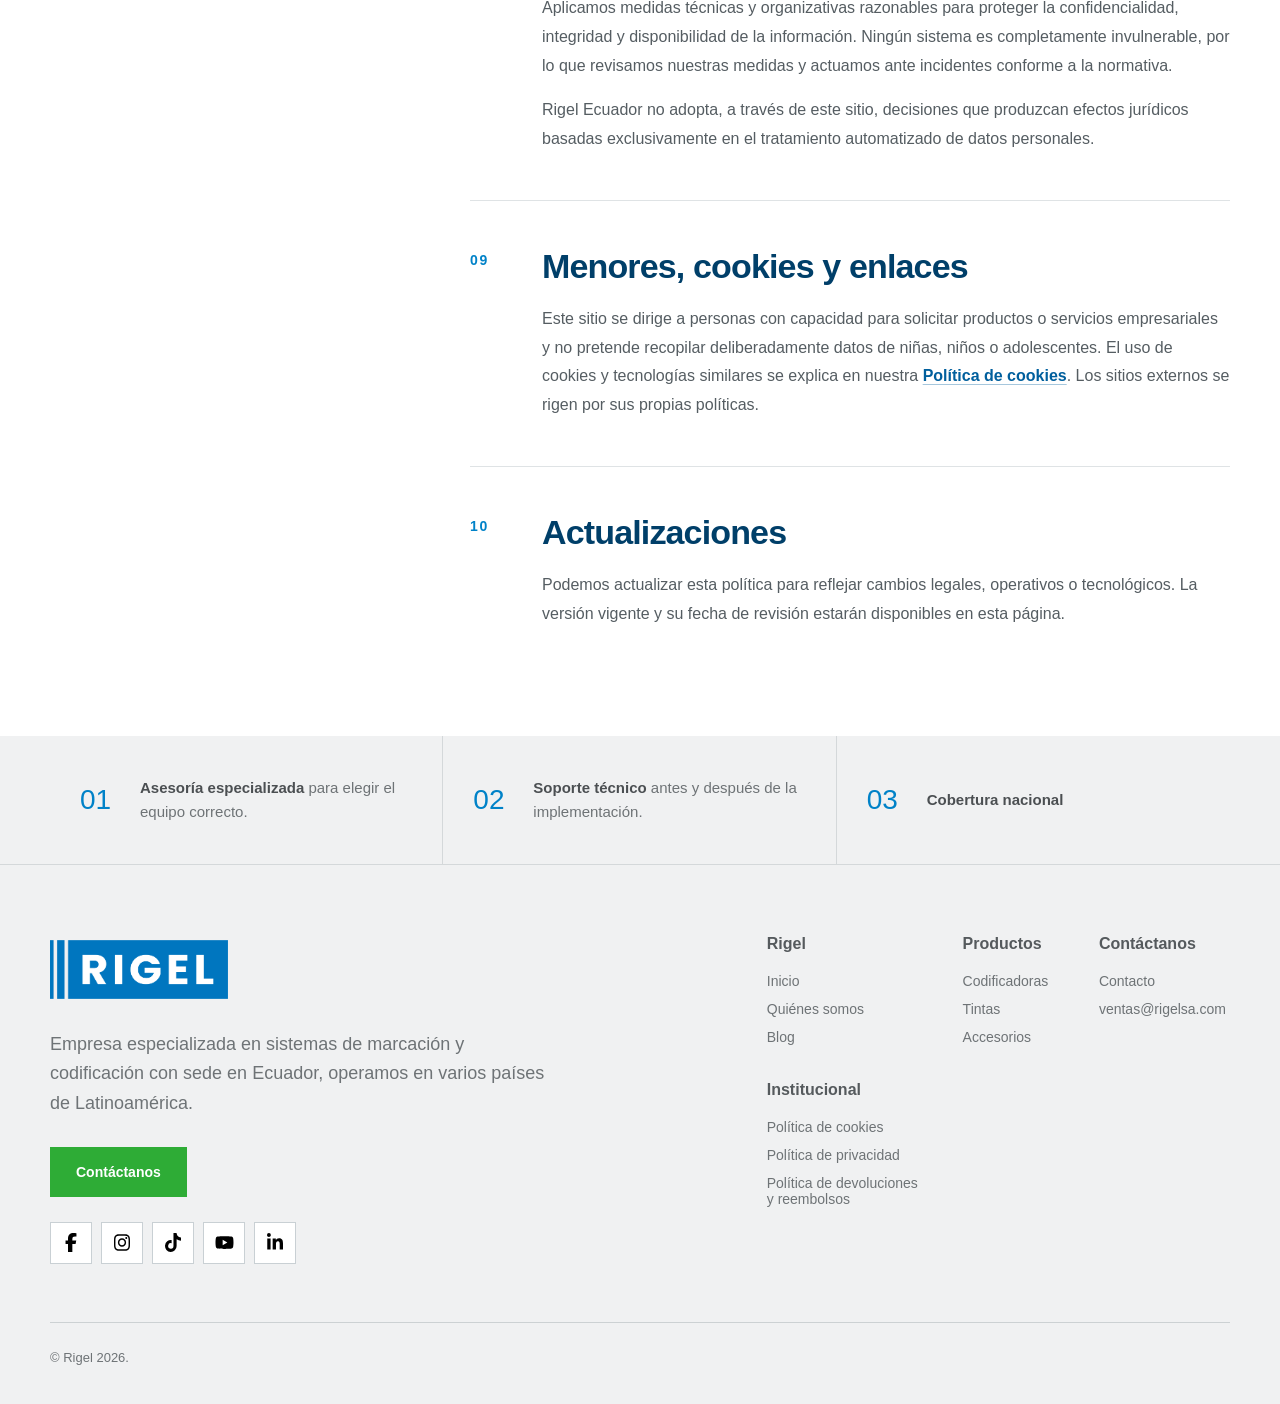
<file: politica-privacidad.html>
<!doctype html>
<html lang="es">
<head>
  <meta charset="utf-8">
  <meta name="viewport" content="width=device-width, initial-scale=1">
  <meta name="description" content="Política de privacidad y protección de datos personales de Rigel Ecuador.">
  <meta name="theme-color" content="#0082c8">
  <title>Política de privacidad | Rigel</title>
  <link rel="icon" type="image/png" href="assets/brand/rigel-favicon.png?v=2">
  <link rel="stylesheet" href="css/styles.css?v=20260902-5">
  <script defer src="js/data.js?v=20260909-1"></script>
  <script defer src="js/inventario-bilingue.js?v=20260910-1"></script>
  <script defer src="js/image-dimensions.js?v=20260910-1"></script>
  <script defer src="js/config.js?v=20260902-2"></script>
  <script defer src="js/backend-client.js?v=20260910-1"></script>
</head>
<body data-page="privacidad">
  <a class="saltar-contenido" href="#contenido">Ir al contenido</a>
  <header id="site-header"></header>
  <main id="contenido"></main>
  <footer id="site-footer"></footer>
</body>
</html>
</file>
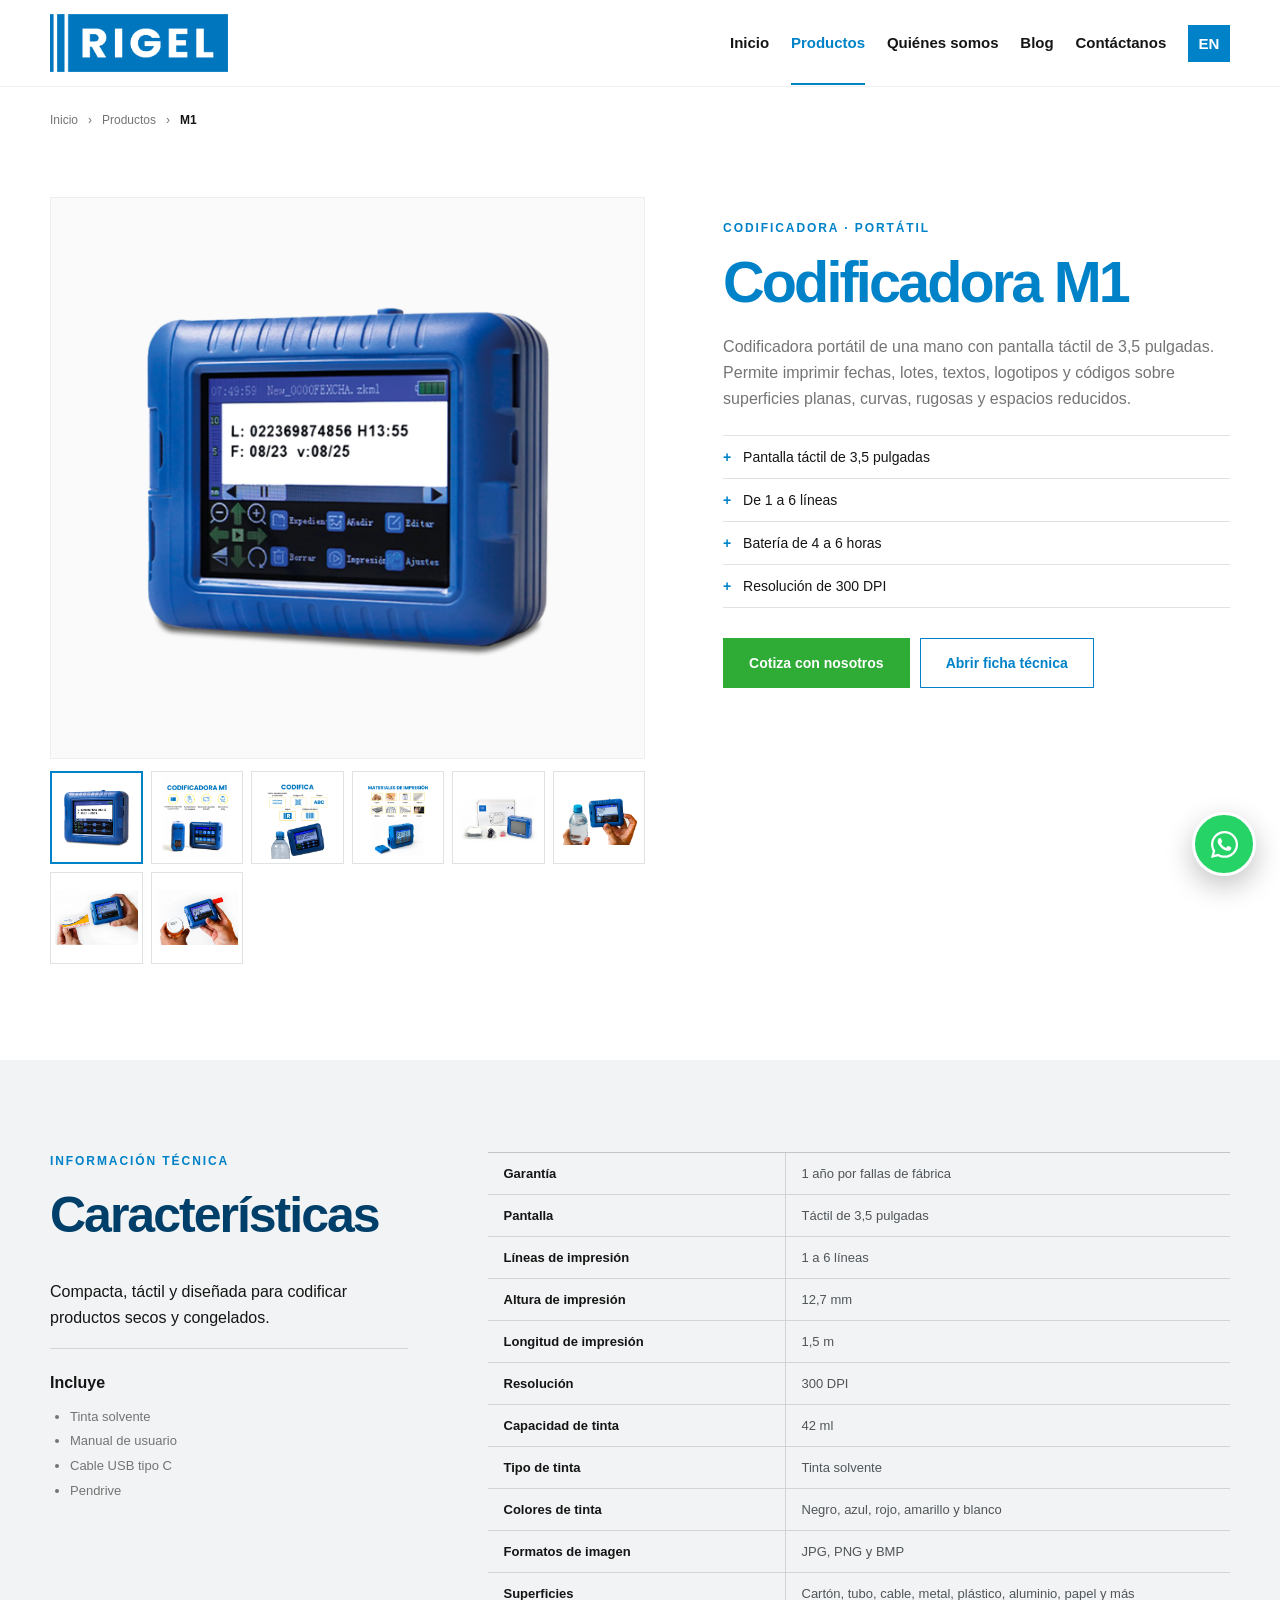
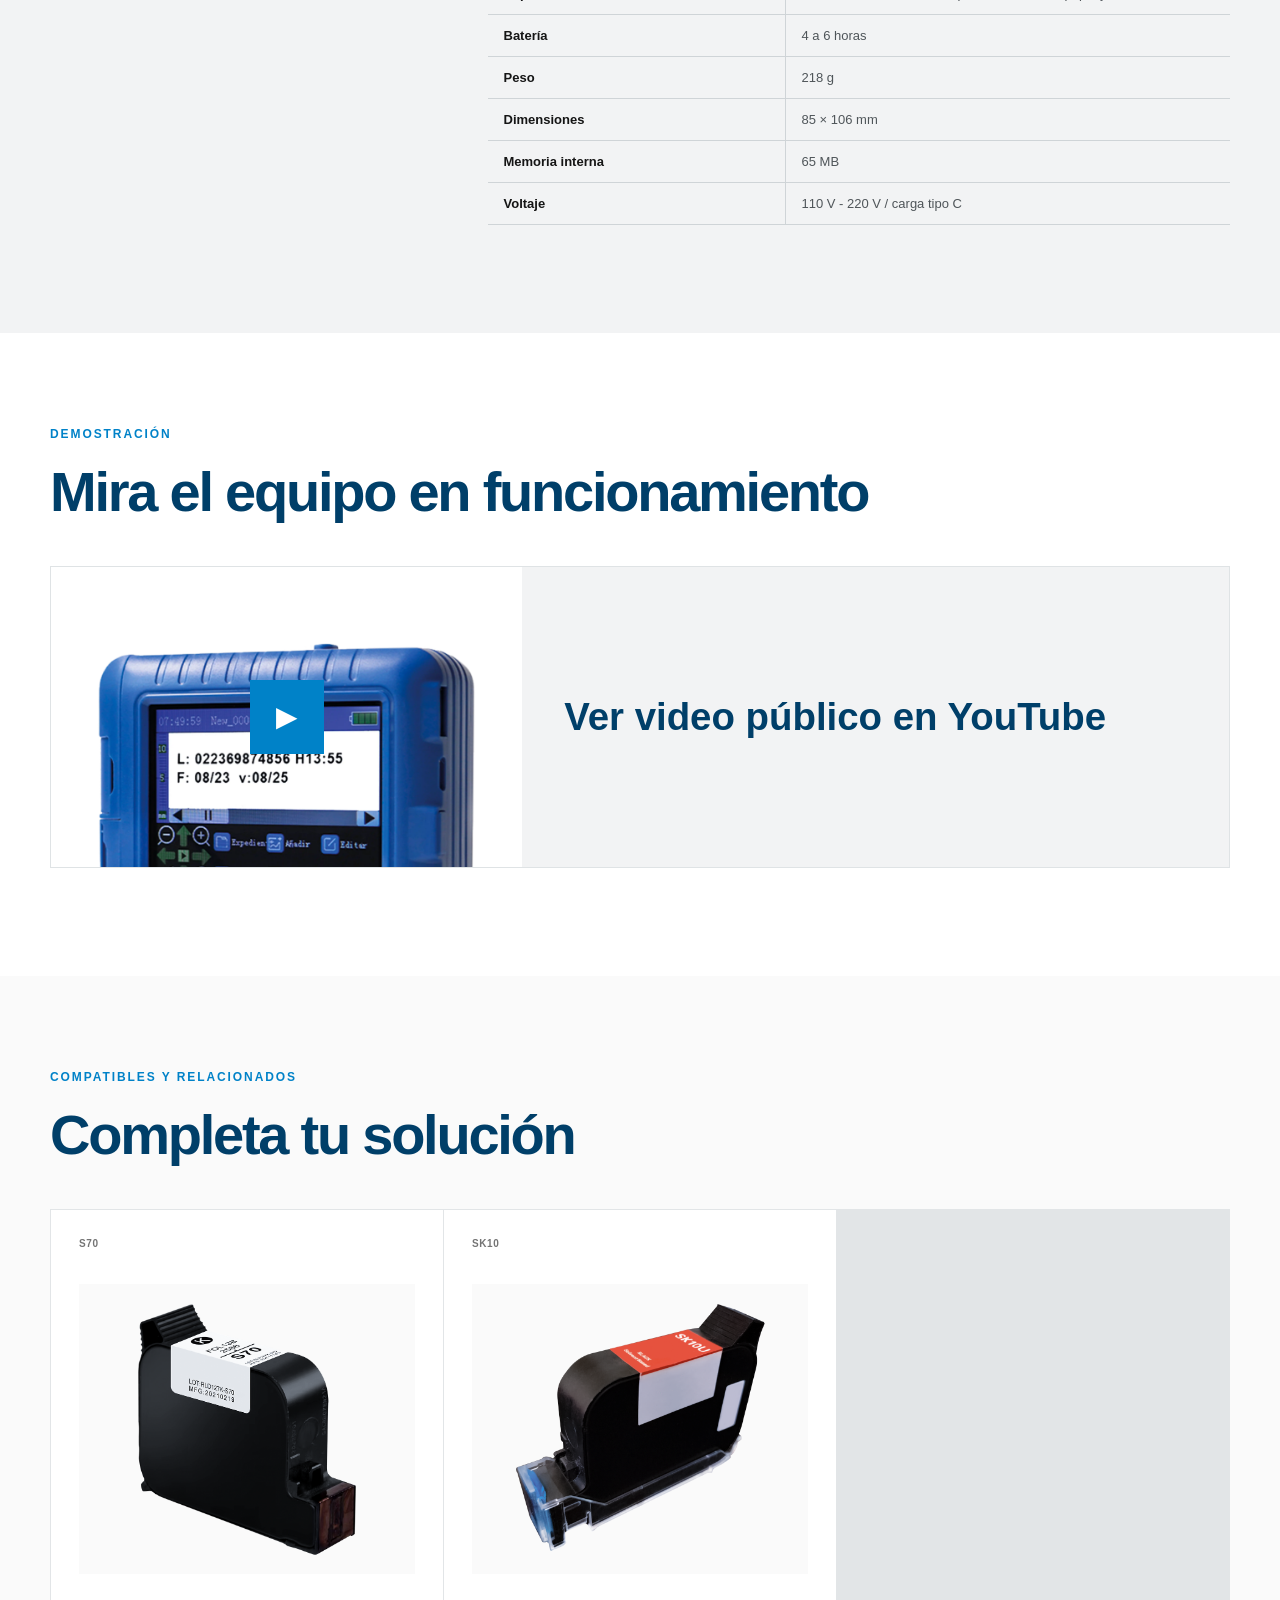
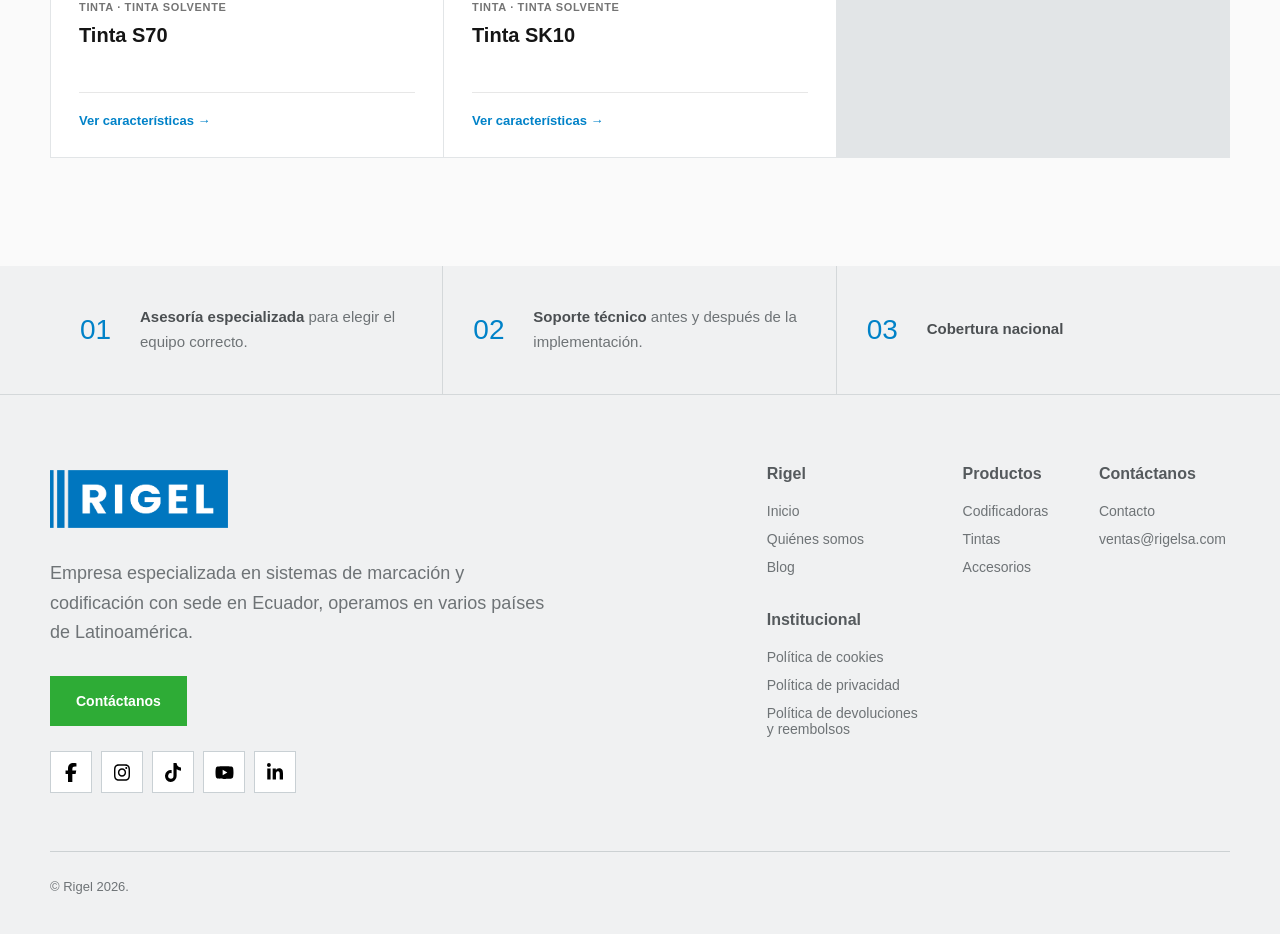
<file: producto.html>
<!doctype html>
<html lang="es">
<head>
  <meta charset="utf-8">
  <meta name="viewport" content="width=device-width, initial-scale=1">
  <meta name="description" content="Características y ficha técnica de productos Rigel.">
  <meta name="theme-color" content="#0082c8">
  <title>Producto | Rigel</title>
  <link rel="icon" type="image/png" href="assets/brand/rigel-favicon.png?v=2">
  <link rel="stylesheet" href="css/styles.css?v=20260915-1">
  <script defer src="js/data.js?v=20260909-1"></script>
  <script defer src="js/inventario-bilingue.js?v=20260910-1"></script>
  <script defer src="js/image-dimensions.js?v=20260914-1"></script>
  <script defer src="js/config.js?v=20260902-2"></script>
  <script defer src="js/backend-client.js?v=20260915-1"></script>
</head>
<body data-page="producto">
  <a class="saltar-contenido" href="#contenido">Ir al contenido</a>
  <header id="site-header"></header>
  <main id="contenido"></main>
  <footer id="site-footer"></footer>
</body>
</html>
</file>
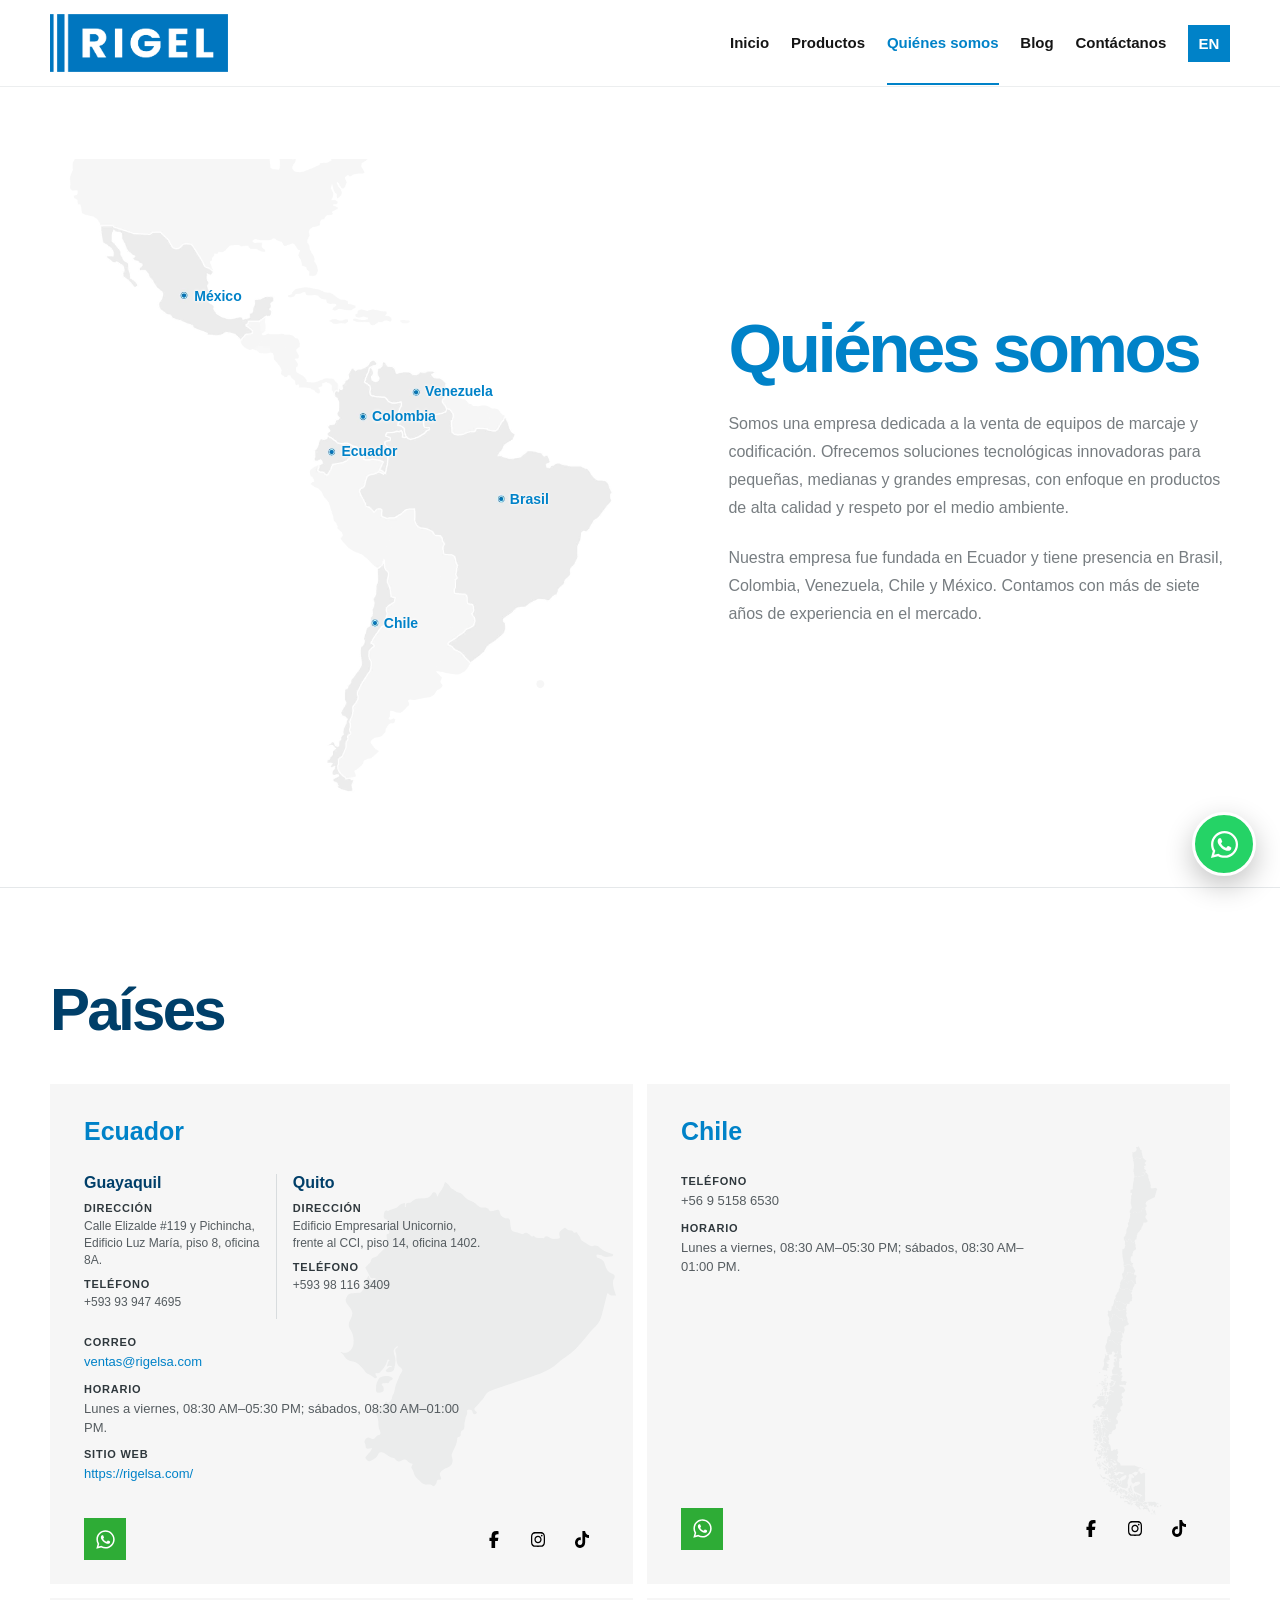
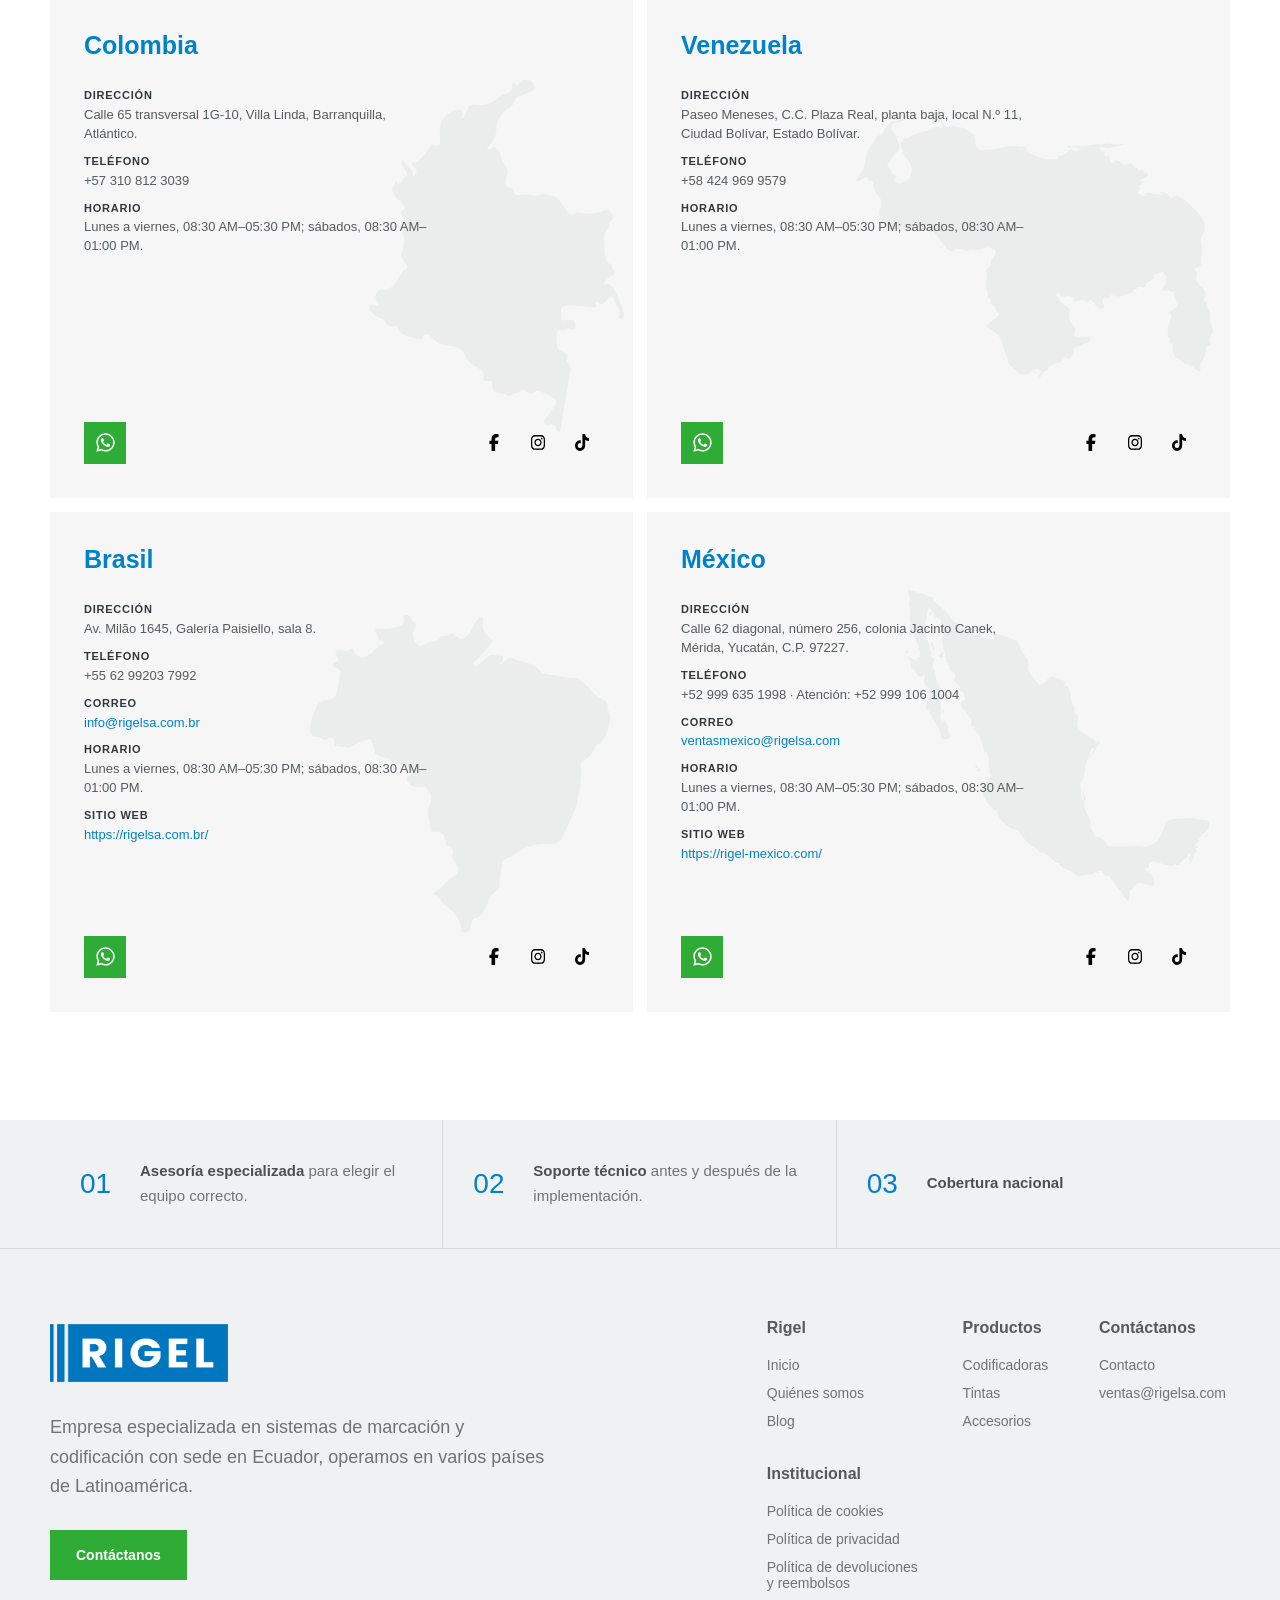
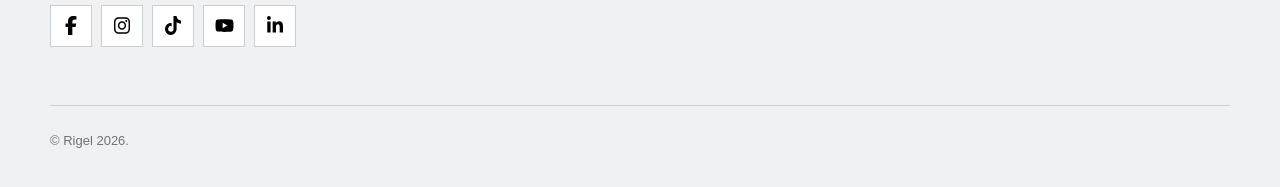
<file: quienes-somos.html>
<!doctype html>
<html lang="es">
<head>
  <meta charset="utf-8">
  <meta name="viewport" content="width=device-width, initial-scale=1">
  <meta name="description" content="Conoce a Rigel, nuestra presencia internacional y las sedes que atienden distintos países de Latinoamérica.">
  <meta name="theme-color" content="#0082c8">
  <meta property="og:image" content="og.png">
  <title>Quiénes somos | Rigel</title>
  <link rel="icon" type="image/png" href="assets/brand/rigel-favicon.png?v=2">
  <link rel="stylesheet" href="css/styles.css?v=20260910-1">
  <script defer src="js/data.js?v=20260909-1"></script>
  <script defer src="js/inventario-bilingue.js?v=20260910-1"></script>
  <script defer src="js/image-dimensions.js?v=20260910-1"></script>
  <script defer src="js/config.js?v=20260902-2"></script>
  <script defer src="js/backend-client.js?v=20260910-1"></script>
</head>
<body data-page="nosotros">
  <a class="saltar-contenido" href="#contenido">Ir al contenido</a>
  <header id="site-header"></header>
  <main id="contenido"></main>
  <footer id="site-footer"></footer>
</body>
</html>
</file>
<file: css/styles.css>
:root {
  --azul: #0082c8;
  --azul-profundo: #005f9d;
  --azul-oscuro: #003f69;
  --verde: #2eac36;
  --negro: #151515;
  --gris: #747474;
  --gris-medio: #d8dde1;
  --gris-claro: #f2f3f4;
  --blanco: #ffffff;
}

* { box-sizing: border-box; }
html { scroll-behavior: smooth; }
body { margin: 0; color: var(--negro); background: var(--blanco); font-family: "Trebuchet MS", Arial, Helvetica, sans-serif; -webkit-font-smoothing: antialiased; }
button, input, select, textarea { font: inherit; }
button, a { -webkit-tap-highlight-color: transparent; }
a { color: inherit; text-decoration: none; }
img { display: block; max-width: 100%; -webkit-user-drag: none; -webkit-user-select: none; user-select: none; -webkit-touch-callout: none; }
p { line-height: 1.65; }
.contenedor { width: min(1180px, calc(100% - 48px)); margin-inline: auto; }
.solo-lectura { position: absolute; width: 1px; height: 1px; padding: 0; margin: -1px; overflow: hidden; clip: rect(0,0,0,0); white-space: nowrap; border: 0; }
.saltar-contenido { position: fixed; inset: 8px auto auto 8px; z-index: 100; padding: 12px 16px; color: white; background: var(--azul-oscuro); transform: translateY(-160%); }
.saltar-contenido:focus { transform: translateY(0); }

/* Encabezado */
.cabecera { position: sticky; inset-block-start: 0; z-index: 50; background: rgba(255,255,255,.98); border-bottom: 1px solid #eceeef; }
.cabecera-interior { min-height: 86px; display: flex; align-items: center; justify-content: space-between; gap: 34px; }
.marca { display: inline-flex; align-items: center; gap: 7px; min-width: max-content; color: var(--blanco); background: var(--azul); padding: 8px 12px 8px 8px; line-height: 1; }
.marca-lineas { letter-spacing: -4px; font-size: 27px; font-weight: 300; }
.marca strong { font-size: 24px; letter-spacing: 2px; }
.marca small { align-self: flex-end; margin-bottom: 3px; font-size: 8px; font-weight: 700; }
.navegacion { display: flex; align-items: center; gap: clamp(16px, 2.45vw, 36px); font-size: 15px; font-weight: 600; }
.navegacion a { padding-block: 32px; border-bottom: 2px solid transparent; }
.navegacion a:hover, .navegacion a:focus-visible, .navegacion a[aria-current="page"] { color: var(--azul); border-color: var(--azul); }
.menu-boton { display: none; width: 42px; height: 42px; padding: 10px; border: 0; background: transparent; }
.menu-boton > span:not(.solo-lectura) { display: block; height: 2px; margin: 5px 0; background: var(--negro); }

/* Elementos compartidos */
.seccion { padding: 92px 0 108px; }
.eyebrow { margin: 0 0 14px; color: var(--azul); font-size: 12px; font-weight: 800; letter-spacing: .16em; }
.eyebrow-claro { color: #7fd0ff; }
.titulo-fila { display: flex; align-items: end; justify-content: space-between; gap: 36px; margin-bottom: 58px; }
.titulo-fila h1, .titulo-fila h2 { margin: 0; color: var(--azul-oscuro); font-size: clamp(36px, 5vw, 64px); line-height: 1.05; letter-spacing: -.045em; }
.titulo-fila p { max-width: 760px; margin: 18px 0 0; color: var(--gris); font-size: 17px; }
.titulo-fila-compacta { align-items: center; margin-bottom: 46px; }
.titulo-fila-compacta h2 { font-size: clamp(34px, 4vw, 52px); }
.titulo-fila .eyebrow { margin: 0 0 14px; color: var(--azul); font-size: 12px; font-weight: 800; letter-spacing: .16em; }
.boton { display: inline-flex; align-items: center; justify-content: center; min-height: 50px; padding: 0 25px; border: 1px solid var(--azul); cursor: pointer; font-size: 14px; font-weight: 700; text-align: center; }
.boton-azul { color: var(--blanco); background: var(--azul); }
.boton-verde { color: var(--blanco); background: var(--verde); border-color: var(--verde); }
.boton-blanco { color: var(--azul-oscuro); background: var(--blanco); border-color: var(--blanco); }
.boton-contorno { color: var(--azul); background: transparent; }
.boton:hover, .boton:focus-visible { color: var(--blanco); background: var(--azul-oscuro); border-color: var(--azul-oscuro); }
.enlace-flecha { color: var(--azul); font-size: 14px; font-weight: 700; }

/* Carrusel principal */
.hero { position: relative; min-height: clamp(520px, 43vw, 680px); overflow: hidden; background: #eef1f3; }
.hero-pista { position: absolute; inset: 0; }
.hero-slide { position: absolute; inset: 0; overflow: hidden; opacity: 0; transition: opacity .85s ease; pointer-events: none; }
.hero-slide::after { position: absolute; inset: 0; z-index: 1; background: linear-gradient(90deg, rgba(247,248,249,.98) 0%, rgba(247,248,249,.94) 29%, rgba(247,248,249,.48) 48%, rgba(247,248,249,0) 68%); content: ""; }
.hero-slide-activo { z-index: 1; opacity: 1; pointer-events: auto; }
.hero-slide img { position: absolute; inset: 0; width: 100%; height: 100%; object-fit: cover; object-position: center; transform: scale(1.015); transition: transform 6s ease; }
.hero-slide-activo img { transform: scale(1); }
.hero-contenido { position: relative; z-index: 2; height: 100%; display: flex; align-items: center; }
.hero-texto { width: min(520px, 45vw); padding: 72px 0 94px; opacity: 0; transform: translateY(16px); transition: opacity .55s ease .18s, transform .55s ease .18s; }
.hero-slide-activo .hero-texto { opacity: 1; transform: translateY(0); }
.hero-texto h1 { margin: 0 0 20px; color: var(--azul-oscuro); font-size: clamp(42px, 4.7vw, 68px); line-height: 1.02; letter-spacing: -.05em; }
.hero-texto > p:not(.eyebrow) { max-width: 500px; margin: 0 0 28px; color: #555d62; font-size: 17px; }
.hero-control { position: absolute; inset-block-end: 24px; inset-inline-start: 50%; z-index: 5; display: flex; gap: 9px; padding: 9px 13px; background: rgba(255,255,255,.94); border: 1px solid rgba(0,63,105,.08); border-radius: 20px; box-shadow: 0 5px 18px rgba(0,35,58,.08); transform: translateX(-50%); }
.hero-control button { width: 8px; height: 8px; padding: 0; border: 0; border-radius: 50%; background: #b9c1c6; cursor: pointer; transition: background .2s ease, transform .2s ease; }
.hero-control button:hover, .hero-control button:focus-visible { background: var(--azul); }
.hero-control .activo { background: var(--azul); transform: scale(1.25); }

/* Productos */
.rejilla-productos { display: grid; grid-template-columns: repeat(3, 1fr); gap: 1px; background: #e2e5e7; border: 1px solid #e2e5e7; }
.tarjeta-producto { min-width: 0; padding: 28px; background: var(--blanco); }
.producto-cabecera { min-height: 28px; display: flex; justify-content: space-between; align-items: flex-start; gap: 14px; color: var(--gris); font-size: 10px; font-weight: 700; letter-spacing: .06em; text-transform: uppercase; }
.estado-stock { display: inline-flex; align-items: center; gap: 6px; color: var(--azul-oscuro); text-align: right; }
.estado-stock::before { width: 7px; height: 7px; background: var(--verde); content: ""; }
.estado-stock.bajo-pedido::before { background: #e7a600; }
.producto-imagen { height: 250px; display: grid; place-items: center; margin: 18px 0 24px; }
.producto-imagen img { width: 100%; height: 100%; object-fit: contain; transition: transform .35s ease; }
.producto-imagen:hover img { transform: translateY(-5px); }
.tarjeta-producto > p { margin: 0 0 7px; color: var(--gris); font-size: 11px; font-weight: 600; text-transform: uppercase; letter-spacing: .06em; }
.tarjeta-producto h2, .tarjeta-producto h3 { margin: 0 0 19px; font-size: 20px; line-height: 1.25; }
.producto-enlace { padding-top: 18px; border-top: 1px solid #e7e7e7; }
.producto-enlace a { color: var(--azul); font-size: 13px; font-weight: 700; }

/* Inicio */
.franja-industrial { position: relative; min-height: 660px; overflow: hidden; background: #02549c; }
.franja-video { position: absolute; inset: 0 0 0 43%; width: 57%; height: 100%; object-fit: cover; object-position: center; }
.franja-degradado { position: absolute; inset: 0; z-index: 1; background: linear-gradient(90deg, #02549c 0%, #02549c 42%, rgba(2,84,156,.98) 47%, rgba(2,84,156,.68) 60%, rgba(2,84,156,.18) 78%, rgba(2,84,156,0) 100%); pointer-events: none; }
.franja-contenido { position: relative; z-index: 2; min-height: 660px; display: flex; flex-direction: column; align-items: flex-start; justify-content: space-between; gap: 46px; padding-block: 78px 54px; }
.franja-principal { width: 43%; max-width: 620px; }
.franja-principal .eyebrow { margin-bottom: 20px; }
.franja-contenido h2 { margin: 0 0 34px; color: white; font-size: clamp(42px, 5.2vw, 70px); line-height: 1.03; letter-spacing: -.045em; }
.franja-contenido .boton-blanco { color: #02549c; background: white; border-color: white; }
.franja-contenido .boton-blanco:hover, .franja-contenido .boton-blanco:focus-visible { color: white; background: transparent; }
.franja-opciones { width: 58%; display: grid; grid-template-columns: repeat(2, minmax(0, 1fr)); border-top: 1px solid rgba(255,255,255,.38); border-bottom: 1px solid rgba(255,255,255,.38); }
.franja-opciones > div { min-height: 102px; padding: 20px 28px 18px 0; }
.franja-opciones > div + div { padding-left: 28px; border-left: 1px solid rgba(255,255,255,.38); }
.franja-opciones h3 { margin: 0 0 7px; color: white; font-size: 20px; }
.franja-opciones p { margin: 0; color: rgba(255,255,255,.84); font-size: 13px; line-height: 1.45; }
.clientes-seccion { position: relative; overflow: hidden; background: white; border-top: 0; }
.clientes-seccion::before { position: absolute; inset: 0 0 auto; height: 1px; background: linear-gradient(90deg, transparent 0%, rgba(0,130,200,.55) 22%, rgba(0,130,200,.55) 78%, transparent 100%); content: ""; }
.clientes-encabezado { display: block; margin-bottom: 28px; }
.clientes-encabezado h2 { max-width: 690px; margin: 0; color: var(--azul-oscuro); font-size: clamp(34px, 4vw, 52px); line-height: 1.08; letter-spacing: -.04em; }
.clientes-banda { position: relative; padding: 14px 0; overflow: hidden; background: white; }
.clientes-banda::before, .clientes-banda::after { position: absolute; inset: 0 auto; z-index: 3; width: clamp(48px, 9vw, 145px); content: ""; pointer-events: none; }
.clientes-banda::before { background: linear-gradient(90deg, white 12%, rgba(255,255,255,0)); }
.clientes-banda::after { background: linear-gradient(270deg, white 12%, rgba(255,255,255,0)); }
.clientes-banda::before { left: 0; }
.clientes-banda::after { right: 0; }
.clientes-ventana { min-width: 0; overflow: hidden; }
.clientes-pista { display: flex; gap: 0; transform: translate3d(0,0,0); will-change: transform; }
.cliente-tarjeta { flex: 0 0 20%; height: 218px; display: grid; place-items: center; min-width: 0; margin: 0; padding: 10px 8px; overflow: hidden; background: transparent; border: 0; box-shadow: none; }
.cliente-logo-marco { position: relative; width: 100%; height: 100%; min-width: 0; overflow: hidden; }
.cliente-tarjeta img { position: absolute; inset: 0; width: 100%; height: 100%; object-fit: contain; object-position: center; }
.soporte-inicio { background: white; }
.soporte-rejilla { display: grid; grid-template-columns: .92fr 1.08fr; gap: clamp(48px, 7vw, 96px); align-items: center; }
.soporte-visual { position: relative; aspect-ratio: 1.16 / 1; min-height: 0; overflow: hidden; background: #edf1f3; }
.soporte-visual img { width: 100%; height: 100%; object-fit: cover; object-position: center; }
.soporte-contenido h2 { max-width: 650px; margin: 0 0 24px; color: var(--azul-oscuro); font-size: clamp(38px, 4.8vw, 62px); line-height: 1.05; letter-spacing: -.045em; }
.soporte-contenido > p:not(.eyebrow) { max-width: 650px; margin: 0 0 30px; color: var(--gris); font-size: 17px; line-height: 1.75; }
.soporte-contenido ul { margin: 0 0 32px; padding: 0; list-style: none; border-top: 1px solid #dbe0e3; }
.soporte-contenido li { position: relative; padding: 16px 0 16px 28px; color: #50565a; border-bottom: 1px solid #dbe0e3; font-weight: 700; }
.soporte-contenido li::before { position: absolute; inset: 22px auto auto 2px; width: 10px; height: 2px; background: var(--azul); content: ""; }
.blog-inicio { background: white; }
.rejilla-blog { display: grid; grid-template-columns: repeat(3, 1fr); gap: 38px; }
.tarjeta-blog { min-width: 0; }
.blog-imagen { display: block; height: 260px; overflow: hidden; background: #edf0f1; }
.blog-imagen img { width: 100%; height: 100%; object-fit: cover; object-position: center; transition: transform .4s ease; }
.blog-imagen:hover img { transform: scale(1.025); }
.tarjeta-blog > p { margin: 22px 0 10px; color: var(--azul); font-size: 11px; font-weight: 800; letter-spacing: .12em; text-transform: uppercase; }
.tarjeta-blog h2, .tarjeta-blog h3 { margin: 0 0 13px; color: var(--azul-oscuro); font-size: 22px; line-height: 1.28; }
.tarjeta-blog > span { display: block; min-height: 76px; margin-bottom: 18px; color: var(--gris); font-size: 14px; line-height: 1.6; }
.tarjeta-blog > a:last-child { color: var(--azul); font-size: 13px; font-weight: 700; }
.cta-final { padding: 68px 0; color: white; background: #02549c; }
.cta-final .contenedor { display: flex; align-items: center; justify-content: space-between; gap: 40px; }
.cta-final h2 { margin: 0; font-size: clamp(34px, 4vw, 54px); letter-spacing: -.04em; }

/* Cabeceras internas y filtros */
.cabecera-pagina { padding: 92px 0 88px; background: var(--gris-claro); border-bottom: 1px solid #e0e2e3; }
.cabecera-pagina h1 { max-width: 950px; margin: 0 0 22px; color: var(--azul-oscuro); font-size: clamp(45px, 6vw, 76px); line-height: 1.03; letter-spacing: -.05em; }
.cabecera-pagina p:last-child { max-width: 820px; margin: 0; color: var(--gris); font-size: 17px; }
.cabecera-politica { padding-bottom: 76px; }
.cabecera-politica h1 { max-width: 1040px; }
.politica-contenido { background: white; }
.politica-rejilla { display: grid; grid-template-columns: 260px minmax(0, 760px); justify-content: space-between; gap: 72px; align-items: start; }
.politica-resumen { position: sticky; top: 118px; display: flex; flex-direction: column; align-items: flex-start; padding: 28px 26px 30px; background: var(--gris-claro); border-top: 4px solid var(--azul); }
.politica-resumen .eyebrow { margin-bottom: 17px; }
.politica-resumen > p:not(.eyebrow) { margin: 0 0 22px; color: #555d62; font-size: 14px; line-height: 1.6; }
.politica-resumen a { margin-top: 8px; color: var(--azul-profundo); font-size: 13px; font-weight: 700; overflow-wrap: anywhere; }
.politica-articulo { min-width: 0; }
.politica-seccion { display: grid; grid-template-columns: 50px minmax(0, 1fr); gap: 22px; padding: 0 0 46px; margin-bottom: 46px; border-bottom: 1px solid #dfe3e5; }
.politica-seccion:last-child { padding-bottom: 0; margin-bottom: 0; border-bottom: 0; }
.politica-numero { padding-top: 5px; color: var(--azul); font-size: 14px; font-weight: 800; letter-spacing: .12em; }
.politica-seccion h2 { margin: 0 0 18px; color: var(--azul-oscuro); font-size: clamp(25px, 2.7vw, 34px); line-height: 1.17; letter-spacing: -.025em; }
.politica-seccion p { margin: 0 0 16px; color: #555d62; font-size: 16px; line-height: 1.8; }
.politica-seccion p:last-child { margin-bottom: 0; }
.politica-seccion a { color: var(--azul-profundo); font-weight: 700; text-decoration: underline; text-decoration-color: rgba(0,95,157,.35); text-underline-offset: 3px; }
.politica-seccion ul { margin: 22px 0 0; padding: 0; list-style: none; }
.politica-seccion li { position: relative; padding: 13px 0 13px 27px; color: #555d62; border-top: 1px solid #e8ebed; font-size: 15px; line-height: 1.65; }
.politica-seccion li:last-child { border-bottom: 1px solid #e8ebed; }
.politica-seccion li::before { position: absolute; inset: 24px auto auto 3px; width: 10px; height: 2px; background: var(--azul); content: ""; }
.filtros-catalogo { display: grid; grid-template-columns: 1.45fr .7fr; gap: 1px; margin-bottom: 26px; background: #cfd4d7; border: 1px solid #cfd4d7; }
.filtros-catalogo label { display: block; padding: 18px 20px; background: white; }
.filtros-catalogo label > span { display: block; margin-bottom: 8px; color: var(--gris); font-size: 10px; font-weight: 800; letter-spacing: .1em; text-transform: uppercase; }
.filtros-catalogo input, .filtros-catalogo select { width: 100%; min-height: 36px; padding: 0; border: 0; outline: 0; color: var(--negro); background: white; }
.filtros-catalogo input:focus, .filtros-catalogo select:focus { box-shadow: inset 0 -2px var(--azul); }
.tipo-filtros { display: flex; align-items: center; gap: 8px; margin-bottom: 32px; }
.tipo-filtros button { padding: 9px 15px; border: 1px solid #d6d9db; color: var(--gris); background: white; cursor: pointer; font-size: 12px; font-weight: 700; }
.tipo-filtros button.activo { color: white; background: var(--azul); border-color: var(--azul); }
.tipo-filtros p { margin: 0 0 0 auto; color: var(--gris); font-size: 12px; }
.sin-resultados { padding: 80px 24px; text-align: center; background: var(--gris-claro); }
.sin-resultados h2 { margin-top: 0; color: var(--azul-oscuro); }

/* Página de producto */
.migas { display: flex; align-items: center; gap: 10px; padding-top: 26px; color: var(--gris); font-size: 12px; }
.migas a:hover { color: var(--azul); }
.migas strong { color: var(--negro); }
.producto-hero { display: grid; grid-template-columns: 1.08fr .92fr; gap: 78px; padding-top: 70px; padding-bottom: 96px; }
.galeria-principal { height: 560px; display: grid; place-items: center; background: #fafafa; border: 1px solid #eceeef; }
.galeria-principal img { width: 100%; height: 100%; object-fit: contain; }
.galeria-miniaturas { display: grid; grid-template-columns: repeat(6, 1fr); gap: 8px; margin-top: 12px; }
.galeria-miniaturas button { aspect-ratio: 1; padding: 4px; border: 1px solid #e0e3e5; background: white; cursor: pointer; }
.galeria-miniaturas button.activo { border: 2px solid var(--azul); }
.galeria-miniaturas img { width: 100%; height: 100%; object-fit: contain; }
.producto-hero-tinta { padding-bottom: 28px; }
.superficies-tinta { padding-bottom: 70px; }
.superficies-tinta > h2 { margin: 0 0 26px; color: var(--azul); font-size: clamp(34px, 4.5vw, 56px); line-height: 1.08; letter-spacing: -.04em; }
.superficies-tinta-rejilla { display: grid; grid-template-columns: repeat(var(--cantidad-superficies), minmax(0, 1fr)); gap: 10px; }
.superficie-tinta { min-width: 0; margin: 0; text-align: center; }
.superficie-tinta-imagen { aspect-ratio: 1; display: grid; place-items: center; padding: 10px; overflow: hidden; background: #fafafa; border: 1px solid #eceeef; }
.superficie-tinta img { width: 100%; height: 100%; object-fit: contain; }
.superficie-tinta figcaption { padding-top: 9px; color: var(--azul-oscuro); font-size: 11px; font-weight: 800; line-height: 1.3; text-transform: uppercase; letter-spacing: .045em; }
.producto-resumen { padding-top: 22px; }
.producto-resumen h1 { margin: 0 0 22px; color: var(--azul); font-size: clamp(40px, 4.5vw, 62px); line-height: 1.02; letter-spacing: -.05em; }
.producto-intro { margin: 0 0 22px; color: var(--gris); font-size: 16px; }
.producto-disponibilidad { display: inline-flex; align-items: center; gap: 9px; margin-bottom: 28px; color: var(--azul-oscuro); font-size: 12px; font-weight: 700; text-transform: uppercase; letter-spacing: .07em; }
.producto-disponibilidad span { width: 9px; height: 9px; background: var(--verde); }
.producto-disponibilidad.bajo-pedido span { background: #e7a600; }
.lista-destacados { margin: 0 0 30px; padding: 0; list-style: none; border-top: 1px solid #e0e3e5; }
.lista-destacados li { padding: 13px 0 13px 20px; border-bottom: 1px solid #e0e3e5; position: relative; font-size: 14px; }
.lista-destacados li::before { position: absolute; left: 0; color: var(--azul); content: "+"; font-weight: 800; }
.producto-acciones { display: flex; flex-wrap: wrap; gap: 10px; }
.producto-detalles { background: var(--gris-claro); }
.detalles-rejilla { display: grid; grid-template-columns: .65fr 1.35fr; gap: 80px; }
.detalles-rejilla h2 { margin: 0 0 35px; color: var(--azul-oscuro); font-size: 50px; letter-spacing: -.04em; }
.incluye { padding-top: 25px; border-top: 1px solid #d2d6d8; }
.incluye h3 { margin: 0 0 12px; font-size: 16px; }
.incluye ul { padding-left: 20px; color: var(--gris); font-size: 13px; line-height: 1.9; }
.tabla-especificaciones { margin: 0; border-top: 1px solid #bfc5c8; }
.tabla-especificaciones > div { display: grid; grid-template-columns: .8fr 1.2fr; border-bottom: 1px solid #cfd4d7; }
.tabla-especificaciones dt, .tabla-especificaciones dd { margin: 0; padding: 13px 16px; font-size: 13px; }
.tabla-especificaciones dt { font-weight: 700; }
.tabla-especificaciones dd { color: #4f5559; border-left: 1px solid #cfd4d7; }
.producto-video h2, .relacionados > .contenedor > h2, .otros-articulos h2 { margin: 0 0 42px; color: var(--azul-oscuro); font-size: clamp(36px, 4.5vw, 56px); letter-spacing: -.04em; }
.video-marco { position: relative; aspect-ratio: 16/9; background: #000; }
.video-marco iframe { position: absolute; inset: 0; width: 100%; height: 100%; border: 0; }
.relacionados { background: #fafafa; }
.contacto-directo { display: flex; flex-direction: column; gap: 8px; margin-top: 30px; color: var(--azul); font-weight: 700; }

/* Formularios y contacto */
.formulario { padding: 34px; background: var(--gris-claro); border-top: 4px solid var(--azul); }
.formulario-doble { display: grid; grid-template-columns: 1fr 1fr; gap: 18px; }
.formulario label { display: block; margin-bottom: 18px; }
.formulario label > span { display: block; margin-bottom: 8px; font-size: 12px; font-weight: 700; }
.formulario input, .formulario textarea { width: 100%; padding: 13px 14px; border: 1px solid #bfc5c8; outline: 0; background: white; }
.formulario textarea { resize: vertical; }
.formulario input:focus, .formulario textarea:focus { border-color: var(--azul); box-shadow: 0 0 0 1px var(--azul); }
.formulario-producto { padding: 12px 14px; color: var(--azul-oscuro); background: #dceff9; font-size: 12px; }
.formulario-acciones { display: flex; gap: 10px; flex-wrap: wrap; }
.formulario-estado { margin-bottom: 0; color: var(--gris); font-size: 12px; }
.contacto-rejilla { display: grid; grid-template-columns: .8fr 1.2fr; gap: 90px; }
.contacto-info h2 { margin: 0 0 20px; color: var(--azul-oscuro); font-size: 52px; letter-spacing: -.04em; }
.contacto-info > p:not(.eyebrow) { color: var(--gris); }
.contacto-info dl { margin-top: 38px; border-top: 1px solid #d8dcdf; }
.contacto-info dl > div { display: grid; grid-template-columns: 110px 1fr; padding: 16px 0; border-bottom: 1px solid #d8dcdf; }
.contacto-info dt { color: var(--gris); font-size: 12px; font-weight: 700; }
.contacto-info dd { margin: 0; color: var(--azul); font-size: 14px; font-weight: 700; }
.formulario-google { position: relative; min-height: 610px; background: var(--gris-claro); border-top: 4px solid var(--azul); }
.formulario-google-encabezado { padding: 34px 34px 0; }
.formulario-google-encabezado h2, .formulario-google-exito h2 { margin: 0; color: var(--azul-oscuro); font-size: clamp(30px, 3.5vw, 44px); line-height: 1.08; letter-spacing: -.04em; }
.formulario-google-encabezado > p:last-child, .formulario-google-exito > p:not(.eyebrow) { margin: 12px 0 0; color: var(--gris); font-size: 13px; }
.formulario-google-campos { padding-top: 26px; border-top: 0; }
.formulario-google-campos .formulario-doble label { margin-bottom: 18px; }
.formulario-google-campos button[type="submit"] { width: auto; min-width: 0; justify-content: center; gap: 0; }
.formulario-google-campos button[type="submit"]:disabled { cursor: wait; opacity: .65; }
.formulario-google-exito { min-height: 606px; display: flex; flex-direction: column; align-items: flex-start; justify-content: center; padding: 48px; }
.formulario-google-check { width: 64px; height: 64px; display: grid; place-items: center; margin-bottom: 28px; color: white; background: var(--azul); font-size: 32px; font-weight: 800; }
.formulario-google-exito .formulario-acciones { margin-top: 30px; }
.oculto { display: none !important; }

/* Blog */
.rejilla-blog-completa { row-gap: 70px; }
.articulo-cabecera { max-width: 900px; padding-top: 82px; padding-bottom: 54px; }
.articulo-cabecera h1 { margin: 0 0 24px; color: var(--azul-oscuro); font-size: clamp(46px, 6vw, 76px); line-height: 1.04; letter-spacing: -.05em; }
.articulo-cabecera > p:last-child { color: var(--gris); font-size: 18px; }
.articulo-portada { max-width: 1080px; height: 620px; background: #f2f3f4; }
.articulo-portada img { width: 100%; height: 100%; object-fit: contain; }
.articulo-cuerpo { max-width: 820px; padding-top: 70px; padding-bottom: 100px; }
.articulo-cuerpo section { margin-bottom: 54px; }
.articulo-cuerpo h2 { margin: 0 0 20px; color: var(--azul); font-size: 32px; line-height: 1.2; }
.articulo-cuerpo h3 { margin: 0 0 5px; color: var(--azul-oscuro); font-size: 17px; }
.articulo-cuerpo p { color: #5d6265; font-size: 16px; }
.articulo-cuerpo section > img { max-height: 560px; width: 100%; margin-top: 38px; object-fit: contain; background: #fafafa; }
.puntos-articulo { display: grid; grid-template-columns: 1fr 1fr; gap: 1px; margin-top: 25px; background: #d7dcdf; border: 1px solid #d7dcdf; }
.puntos-articulo > div { padding: 22px; background: var(--gris-claro); }
.puntos-articulo p { margin-bottom: 0; font-size: 14px; }
.articulo-cta { margin-top: 72px; padding: 38px; background: var(--gris-claro); border-left: 5px solid var(--azul); }
.articulo-cta h2 { color: var(--azul-oscuro); }
.articulo-cta > div { display: flex; gap: 10px; margin-top: 24px; }
.otros-articulos { background: var(--gris-claro); }

/* Quiénes somos y sedes */
.nosotros-presentacion { padding: 72px 0 82px; background: white; }
.nosotros-rejilla { display: grid; grid-template-columns: 1.08fr .92fr; gap: clamp(54px, 7vw, 105px); align-items: center; }
.nosotros-mapa { position: relative; width: 100%; max-width: 600px; margin-inline: auto; }
.nosotros-mapa > img { width: 100%; height: auto; display: block; object-fit: contain; }
.mapa-etiquetas { position: absolute; inset: 0; color: var(--azul); font-size: clamp(10px, 1.1vw, 14px); font-weight: 800; }
.mapa-etiqueta { position: absolute; display: block; white-space: nowrap; transform: translateY(-50%); text-shadow: 0 1px 3px white, 0 -1px 3px white; }
.mapa-etiqueta-mexico { top: 21.2%; left: 24.5%; }
.mapa-etiqueta-colombia { top: 39.8%; left: 54.7%; }
.mapa-etiqueta-ecuador { top: 45.3%; left: 49.5%; }
.mapa-etiqueta-venezuela { top: 36%; left: 63.7%; }
.mapa-etiqueta-brasil { top: 52.6%; left: 78.1%; }
.mapa-etiqueta-chile { top: 71.9%; left: 56.7%; }
.nosotros-contenido { max-width: 560px; }
.nosotros-contenido h1 { margin: 0 0 26px; color: var(--azul); font-size: clamp(44px, 5.4vw, 70px); line-height: 1.03; letter-spacing: -.05em; }
.nosotros-contenido > p:not(.eyebrow) { margin: 0 0 22px; color: #777d81; font-size: 16px; line-height: 1.75; }
.sedes-seccion { background: white; border-top: 1px solid #e5e8ea; }
.sedes-titulo { margin: 0 0 44px; color: var(--azul-oscuro); font-size: clamp(38px, calc(5vw - 2px), 60px); line-height: 1; letter-spacing: -.045em; }
.sedes-rejilla { display: grid; grid-template-columns: 1fr 1fr; gap: 14px; }
.sede-tarjeta { position: relative; height: 500px; min-height: 500px; padding: 34px; overflow: hidden; background: #f6f6f6; }
.sede-mapa { position: absolute; inset: -13% -2% auto auto; width: 87%; height: 126%; object-fit: contain; opacity: .95; }
.sede-chile .sede-mapa { inset-inline-end: 4%; }
.sede-contenido { position: relative; z-index: 1; width: 100%; min-height: 100%; display: flex; flex-direction: column; align-items: flex-start; }
.sede-contenido h3 { margin: 0 0 22px; color: var(--azul-oscuro); line-height: 1.1; }
.sede-contenido h3 span, .sede-contenido h3 strong { display: block; }
.sede-contenido h3 span { margin-bottom: 7px; color: var(--azul); font-size: 25px; }
.sede-contenido h3 strong { font-size: 15px; letter-spacing: .03em; }
.sede-contenido h3, .sede-contenido ul { width: 68%; }
.sede-tarjeta-unificada { min-height: 500px; }
.sede-tarjeta-unificada .sede-contenido h3, .sede-tarjeta-unificada .sede-contenido ul, .sede-oficinas { width: 78%; }
.sede-oficinas { display: grid; grid-template-columns: repeat(2, minmax(0, 1fr)); gap: 16px; margin-bottom: 16px; }
.sede-oficinas section { padding-inline-end: 14px; border-inline-end: 1px solid #d8dcde; }
.sede-oficinas section:last-child { padding-inline-end: 0; border-inline-end: 0; }
.sede-oficinas h4 { margin: 0 0 9px; color: var(--azul-oscuro); font-size: 16px; }
.sede-oficinas p { margin: 0 0 8px; color: #555c60; font-size: 12px; line-height: 1.4; }
.sede-oficinas strong, .sede-oficinas span { display: block; }
.sede-oficinas strong { margin-bottom: 2px; color: #2f383d; font-size: 11px; letter-spacing: .07em; text-transform: uppercase; }
.sede-contenido ul { margin: 0 0 24px; padding: 0; list-style: none; }
.sede-contenido li { margin-bottom: 10px; color: #555c60; font-size: 13px; line-height: 1.45; }
.sede-contenido li strong, .sede-contenido li span { display: block; }
.sede-contenido li strong { margin-bottom: 2px; color: #2f383d; font-size: 11px; letter-spacing: .07em; text-transform: uppercase; }
.sede-contenido a:not(.sede-whatsapp) { color: var(--azul); }
.sede-acciones { width: 100%; display: flex; align-items: center; justify-content: space-between; gap: 18px; margin-top: auto; }
.sede-canales, .sede-redes { display: flex; align-items: center; gap: 10px; }
.sede-whatsapp, .sede-redes a { width: 42px; height: 42px; display: grid; place-items: center; flex: 0 0 auto; }
.sede-whatsapp { background: #2eac36; }
.sede-whatsapp img { width: 21px; height: 21px; filter: brightness(0) invert(1); }
.sede-redes { margin-inline-start: auto; }
.sede-redes a { width: 34px; height: 34px; color: #111; background: transparent; }
.sede-redes img { width: 17px; height: 17px; object-fit: contain; }
.sede-whatsapp:hover, .sede-whatsapp:focus-visible { background: #238a2a; transform: translateY(-2px); }
.sede-redes a:hover, .sede-redes a:focus-visible { opacity: .62; transform: translateY(-2px); }

/* Pie */
.pie { color: #6e7376; background: #f0f1f2; }
.pie-ventajas { border-bottom: 1px solid #d4d8da; }
.ventajas-rejilla { display: grid; grid-template-columns: repeat(3, 1fr); }
.ventajas-rejilla > div { min-height: 128px; display: grid; grid-template-columns: 48px 1fr; gap: 12px; align-items: center; padding: 22px 30px; border-right: 1px solid #d4d8da; }
.ventajas-rejilla > div:last-child { border-right: 0; }
.ventajas-rejilla span { color: var(--azul); font-size: 28px; font-weight: 300; }
.ventajas-rejilla p { margin: 0; font-size: 15px; }
.ventajas-rejilla strong { color: #4b4f52; }
.pie-principal { display: grid; grid-template-columns: 1.15fr .85fr; gap: 90px; padding-top: 70px; padding-bottom: 58px; }
.pie-marca > p { max-width: 510px; margin: 22px 0 28px; font-size: 18px; }
.pie-columnas { display: grid; grid-template-columns: 1.35fr .85fr 1.1fr; gap: 35px; }
.pie-columnas > div { display: flex; flex-direction: column; gap: 12px; }
.pie-columnas h2 { margin: 0 0 8px; color: #555a5d; font-size: 16px; }
.pie-columnas .pie-subtitulo { margin-top: 24px; }
.pie-columnas a { font-size: 14px; }
.pie-columnas a:hover { color: var(--azul); }
.pie-legal { padding: 24px 0 36px; border-top: 1px solid #ccd1d3; font-size: 13px; }
.pie-legal p { margin: 0; }
.pagina-404 { min-height: 70vh; display: grid; place-items: center; padding: 60px 24px; text-align: center; }
.pagina-404 h1 { margin: 0; color: var(--azul-oscuro); font-size: clamp(44px, 6vw, 72px); }
.pagina-404 p:not(.eyebrow) { color: var(--gris); }
.pagina-404 .boton { margin-top: 15px; }

@media (max-width: 1050px) {
  .navegacion { gap: 16px; font-size: 14px; }
  .producto-hero { gap: 45px; }
  .contacto-rejilla { gap: 50px; }
}

@media (max-width: 900px) {
  .menu-boton { display: block; }
  .navegacion { position: absolute; inset: 100% 0 auto; display: none; flex-direction: column; align-items: stretch; gap: 0; padding: 10px 24px 24px; background: white; border-bottom: 1px solid #d9dddf; box-shadow: 0 12px 24px rgba(0,0,0,.06); }
  .navegacion-abierta { display: flex; }
  .navegacion a { padding: 15px 0; border-bottom: 1px solid #eceeef; }
  .rejilla-productos { grid-template-columns: repeat(2, 1fr); }
  .franja-contenido, .nosotros-rejilla, .producto-hero, .detalles-rejilla, .contacto-rejilla, .soporte-rejilla { grid-template-columns: 1fr; gap: 42px; }
  .nosotros-contenido { max-width: none; }
  .nosotros-mapa { min-height: 0; }
  .producto-hero { padding-top: 44px; }
  .galeria-principal { height: 480px; }
  .rejilla-blog { grid-template-columns: repeat(2, 1fr); }
  .pie-principal { grid-template-columns: 1fr; gap: 55px; }
  .politica-rejilla { grid-template-columns: 220px minmax(0, 1fr); gap: 46px; }
  .filtros-catalogo { grid-template-columns: 1fr 1fr; }
  .busqueda-catalogo { grid-column: auto; }
  .cliente-tarjeta { flex-basis: 20%; }
  .soporte-visual { min-height: 0; }
}

@media (max-width: 700px) {
  .contenedor { width: min(100% - 28px, 1180px); }
  .cabecera-interior { min-height: 70px; }
  .marca strong { font-size: 20px; }
  .marca small { font-size: 7px; }
  .hero { min-height: 650px; background: #eef1f3; }
  .hero-slide::after { background: linear-gradient(0deg, rgba(247,248,249,.99) 0%, rgba(247,248,249,.96) 39%, rgba(247,248,249,.28) 70%, rgba(247,248,249,0) 100%); }
  .hero-slide img { inset: 0 0 auto; display: block; height: 330px; object-fit: cover; object-position: right center; }
  .hero-slide img[src$="automatizacion.jpg"] { object-position: 68% center; }
  .hero-contenido { align-items: flex-end; }
  .hero-texto { width: 100%; padding: 285px 0 78px; }
  .hero-texto h1 { max-width: 560px; font-size: 40px; }
  .hero-texto > p:not(.eyebrow) { font-size: 15px; line-height: 1.55; }
  .hero-control { bottom: 18px; gap: 8px; padding: 8px 11px; }
  .seccion { padding: 64px 0 76px; }
  .titulo-fila { display: block; margin-bottom: 38px; }
  .titulo-fila p { font-size: 15px; }
  .titulo-fila .boton, .titulo-fila .enlace-flecha { margin-top: 24px; }
  .rejilla-productos, .rejilla-blog { grid-template-columns: 1fr; }
  .producto-imagen { height: 230px; }
  .franja-industrial { min-height: 760px; }
  .franja-video { inset: 0 0 auto; width: 100%; height: 55%; object-position: center; }
  .franja-degradado { background: linear-gradient(180deg, rgba(2,84,156,.08) 0%, rgba(2,84,156,.22) 31%, rgba(2,84,156,.88) 48%, #02549c 58%, #02549c 100%); }
  .franja-contenido { min-height: 760px; justify-content: flex-end; gap: 34px; padding-block: 300px 58px; }
  .franja-principal { width: 100%; max-width: 560px; }
  .franja-contenido h2 { max-width: 560px; margin-bottom: 28px; font-size: 42px; }
  .franja-opciones { width: 100%; }
  .clientes-encabezado { margin-bottom: 22px; }
  .clientes-banda { padding-block: 10px; }
  .clientes-banda::before, .clientes-banda::after { width: 54px; }
  .cliente-tarjeta { flex-basis: 350px; height: 200px; padding: 14px 20px; }
  .soporte-rejilla { gap: 34px; }
  .soporte-visual { min-height: 0; }
  .soporte-contenido h2 { font-size: 40px; }
  .nosotros-presentacion { padding: 52px 0 64px; }
  .nosotros-rejilla { gap: 28px; }
  .nosotros-mapa { min-height: 0; }
  .nosotros-mapa > img { max-height: 500px; }
  .nosotros-contenido h1 { font-size: 44px; }
  .nosotros-contenido > p:not(.eyebrow) { font-size: 15px; }
  .sedes-rejilla { grid-template-columns: 1fr; }
  .sede-tarjeta { height: 500px; min-height: 500px; padding: 28px; }
  .sede-mapa { width: 82.5%; }
  .cta-final .contenedor { display: block; }
  .cta-final .boton { margin-top: 25px; }
  .cabecera-pagina { padding: 62px 0; }
  .cabecera-pagina p:last-child { font-size: 15px; }
  .filtros-catalogo { grid-template-columns: 1fr; }
  .busqueda-catalogo { grid-column: auto; }
  .tipo-filtros { flex-wrap: wrap; }
  .tipo-filtros p { width: 100%; margin: 8px 0 0; }
  .migas { overflow-x: auto; white-space: nowrap; }
  .galeria-principal { height: 360px; }
  .galeria-miniaturas { grid-template-columns: repeat(4, 1fr); }
  .producto-resumen { padding-top: 0; }
  .producto-acciones .boton { width: 100%; }
  .tabla-especificaciones > div { grid-template-columns: 1fr; }
  .tabla-especificaciones dd { padding-top: 0; border-left: 0; }
  .contacto-info h2 { font-size: 40px; }
  .formulario { padding: 24px 18px; }
  .formulario-google { min-height: 0; }
  .formulario-google-encabezado { padding: 28px 18px 0; }
  .formulario-google-exito { min-height: 500px; padding: 38px 24px; }
  .formulario-doble { grid-template-columns: 1fr; gap: 0; }
  .formulario-acciones .boton { width: 100%; }
  .contacto-info dl > div { grid-template-columns: 1fr; gap: 6px; }
  .articulo-cabecera { padding-top: 54px; padding-bottom: 35px; }
  .articulo-portada { height: 390px; }
  .articulo-cuerpo { padding-top: 52px; }
  .puntos-articulo { grid-template-columns: 1fr; }
  .articulo-cta { padding: 28px 22px; }
  .articulo-cta > div { flex-direction: column; }
  .ventajas-rejilla { grid-template-columns: 1fr; }
  .ventajas-rejilla > div { border-right: 0; border-bottom: 1px solid #d4d8da; }
  .pie-principal { padding-top: 52px; }
  .pie-columnas { grid-template-columns: 1fr 1fr; }
  .politica-rejilla { grid-template-columns: 1fr; gap: 42px; }
  .politica-resumen { position: static; }
  .politica-seccion { grid-template-columns: 40px minmax(0, 1fr); gap: 14px; padding-bottom: 36px; margin-bottom: 36px; }
  .politica-seccion p { font-size: 15px; }
}

@media (max-width: 460px) {
  .hero { min-height: 620px; }
  .hero-texto { padding-top: 260px; }
  .hero-texto h1 { font-size: 35px; }
  .politica-seccion { grid-template-columns: 1fr; gap: 9px; }
  .politica-numero { padding-top: 0; }
  .franja-industrial, .franja-contenido { min-height: 880px; }
  .franja-contenido { padding-bottom: 44px; }
  .franja-opciones { grid-template-columns: 1fr; }
  .franja-opciones > div { min-height: 0; padding: 16px 0; }
  .franja-opciones > div + div { padding-left: 0; border-top: 1px solid rgba(255,255,255,.38); border-left: 0; }
  .cliente-tarjeta { flex-basis: 320px; height: 190px; padding: 12px 17px; }
  .mapa-etiquetas { font-size: 9px; }
  .sede-tarjeta { padding: 24px 20px; }
  .sede-contenido { width: 100%; }
  .sede-contenido h3, .sede-contenido ul { width: 77%; }
  .sede-tarjeta-unificada .sede-contenido h3, .sede-tarjeta-unificada .sede-contenido ul, .sede-oficinas { width: 77%; }
  .sede-tarjeta { height: 620px; min-height: 620px; }
  .sede-oficinas { grid-template-columns: 1fr; gap: 10px; margin-bottom: 14px; }
  .sede-oficinas section { padding: 0 0 10px; border-inline-end: 0; border-bottom: 1px solid #d8dcde; }
  .sede-oficinas section:last-child { padding-bottom: 0; border-bottom: 0; }
  .sede-mapa { inset-inline-end: -2%; width: 87%; opacity: .75; }
  .sede-chile .sede-mapa { inset-inline-end: 6%; }
  .sede-acciones { gap: 10px; }
  .sede-canales, .sede-redes { gap: 7px; }
  .sede-redes a { width: 30px; height: 34px; }
}

@media (prefers-reduced-motion: reduce) {
  *, *::before, *::after { scroll-behavior: auto !important; animation-duration: .01ms !important; animation-iteration-count: 1 !important; transition-duration: .01ms !important; }
}

/* Actualización bilingüe y marca oficial */
.marca-imagen { min-width: 0; width: 178px; padding: 0; overflow: hidden; color: inherit; background: transparent; line-height: 0; }
.marca-imagen img { width: 105.25%; max-width: none; height: auto; display: block; transform: translateX(-2.64%); }
.navegacion { gap: clamp(12px, 1.7vw, 25px); }
.idioma-cambio { min-width: 42px; padding: 10px 8px !important; color: white !important; background: var(--azul); border: 0 !important; text-align: center; }
.idioma-cambio:hover, .idioma-cambio:focus-visible { background: var(--azul-oscuro); }

.inicio-presentacion { border-bottom: 1px solid #e1e5e7; }
.inicio-presentacion-grid { display: grid; grid-template-columns: .9fr 1.1fr; gap: clamp(54px, 7vw, 100px); align-items: center; }
.inicio-presentacion h1 { margin: 0 0 24px; color: var(--azul-oscuro); font-size: clamp(42px, 5.5vw, 72px); line-height: 1.03; letter-spacing: -.045em; }
.inicio-presentacion-texto > p:not(.eyebrow) { max-width: 600px; margin: 0 0 28px; color: var(--gris); font-size: 17px; }
.inicio-acciones { display: flex; flex-wrap: wrap; gap: 10px; }
.aplicaciones-visual { position: relative; min-width: 0; aspect-ratio: 4 / 3; overflow: hidden; background: #f5f6f6; }
.aplicaciones-slide { position: absolute; inset: 0; margin: 0; opacity: 0; transition: opacity .75s ease; }
.aplicaciones-slide-activo { z-index: 1; opacity: 1; }
.aplicaciones-slide img { width: 100%; height: 100%; object-fit: contain; transform: scale(1.018); transition: transform 3.6s ease; }
.aplicaciones-slide-activo img { transform: scale(1); }

.tarjeta-producto { display: flex; flex-direction: column; overflow: hidden; }
.producto-imagen { position: relative; z-index: 0; overflow: hidden; flex: 0 0 250px; }
.producto-imagen img { position: relative; z-index: 0; }
.tarjeta-producto h2 { position: relative; z-index: 2; min-height: 50px; background: white; }
.producto-enlace { position: relative; z-index: 2; margin-top: auto; background: white; }
.rejilla-inventario { align-items: stretch; }

.clientes-pagina { min-height: 530px; background: var(--gris-claro); }
.clientes-pagina .clientes-carrusel { background: white; }

.video-enlace { display: grid; grid-template-columns: minmax(280px, .8fr) 1.2fr; min-height: 300px; align-items: center; color: var(--azul-oscuro); background: var(--gris-claro); border: 1px solid #dfe3e5; }
.video-enlace > div { position: relative; height: 300px; display: grid; place-items: center; overflow: hidden; background: white; }
.video-enlace img { width: 100%; height: 100%; object-fit: contain; }
.video-enlace span { position: absolute; width: 74px; height: 74px; display: grid; place-items: center; color: white; background: var(--azul); font-size: 28px; }
.video-enlace strong { padding: 42px; font-size: clamp(24px, 3vw, 40px); line-height: 1.15; }
.formulario-destino { position: absolute; width: 1px; height: 1px; border: 0; opacity: 0; pointer-events: none; }
.formulario-estado a { color: var(--azul); font-weight: 700; }
.logo-404 { width: min(360px, 82vw); margin: 0 auto 34px; }

@media (max-width: 1100px) {
  .navegacion { gap: 11px; font-size: 13px; }
  .marca-imagen { width: 150px; }
}

@media (max-width: 900px) {
  .inicio-presentacion-grid { grid-template-columns: 1fr; gap: 30px; }
  .navegacion .idioma-cambio { margin-top: 12px; text-align: center; }
}

@media (max-width: 700px) {
  .marca-imagen { width: 138px; }
  .video-enlace { grid-template-columns: 1fr; }
  .video-enlace > div { height: 250px; }
  .video-enlace strong { padding: 28px 22px; }
  .producto-imagen { flex-basis: 230px; }
}

/* Inventario administrable, imágenes completas y canales directos */
.estado-stock.no-disponible::before { background: #ba3b3b; }
.producto-disponibilidad.no-disponible span { background: #ba3b3b; }
.cantidad-stock { display: block; margin: -8px 0 18px; color: var(--azul-oscuro); font-size: 11px; font-weight: 800; text-transform: uppercase; letter-spacing: .06em; }
.cantidad-stock-detalle { margin: -18px 0 26px; }

.tarjeta-producto { overflow: visible; }
.producto-imagen { min-height: 290px; height: auto; flex: 0 0 auto; padding: 18px; overflow: visible; background: #fafafa; }
.producto-imagen img { width: auto; height: auto; max-width: 100%; max-height: 254px; object-fit: contain; }
.producto-imagen:hover img { transform: translateY(-3px); }
.galeria-principal { min-height: 560px; height: auto; padding: 28px; overflow: visible; }
.galeria-principal img { width: auto; height: auto; max-width: 100%; max-height: 504px; object-fit: contain; }

.redes-sociales { display: flex; flex-wrap: wrap; gap: 9px; margin-top: 25px; }
.redes-sociales a { width: 42px; height: 42px; display: grid; place-items: center; border: 1px solid #c9d0d4; background: white; }
.redes-sociales a:hover, .redes-sociales a:focus-visible { border-color: var(--azul); transform: translateY(-2px); }
.redes-sociales img { width: 19px; height: 19px; object-fit: contain; }
.redes-sociales span { position: absolute; width: 1px; height: 1px; overflow: hidden; clip: rect(0 0 0 0); }
.contacto-info .redes-sociales { margin-top: 28px; }

.whatsapp-flotante { position: fixed; right: 24px; bottom: 24px; z-index: 100; width: 64px; height: 64px; display: grid; place-items: center; color: white; background: #25d366; border: 3px solid white; border-radius: 50%; box-shadow: 0 10px 28px rgba(0,0,0,.24); transition: transform .2s ease, box-shadow .2s ease; }
.whatsapp-flotante:hover, .whatsapp-flotante:focus-visible { transform: translateY(-4px); box-shadow: 0 14px 34px rgba(0,0,0,.29); }
.whatsapp-flotante img { width: 31px; height: 31px; filter: brightness(0) invert(1); }
.whatsapp-flotante span { position: absolute; right: calc(100% + 11px); padding: 8px 11px; color: white; background: #18333f; opacity: 0; pointer-events: none; font-size: 11px; font-weight: 800; white-space: nowrap; transition: opacity .2s ease; }
.whatsapp-flotante:hover span, .whatsapp-flotante:focus-visible span { opacity: 1; }
.campo-trampa { position: absolute !important; left: -10000px !important; width: 1px !important; height: 1px !important; overflow: hidden !important; }

@media (max-width: 900px) {
  .galeria-principal { min-height: 480px; }
  .galeria-principal img { max-height: 424px; }
}

@media (max-width: 700px) {
  .producto-imagen { min-height: 260px; padding: 14px; }
  .producto-imagen img { max-height: 232px; }
  .galeria-principal { min-height: 360px; padding: 18px; }
  .galeria-principal img { max-height: 324px; }
  .superficies-tinta-rejilla { grid-template-columns: none; grid-auto-flow: column; grid-auto-columns: 118px; padding-bottom: 10px; overflow-x: auto; overscroll-behavior-inline: contain; scroll-snap-type: inline proximity; }
  .superficie-tinta { scroll-snap-align: start; }
  .whatsapp-flotante { right: 16px; bottom: 16px; width: 58px; height: 58px; }
  .whatsapp-flotante span { display: none; }
}
</file>
